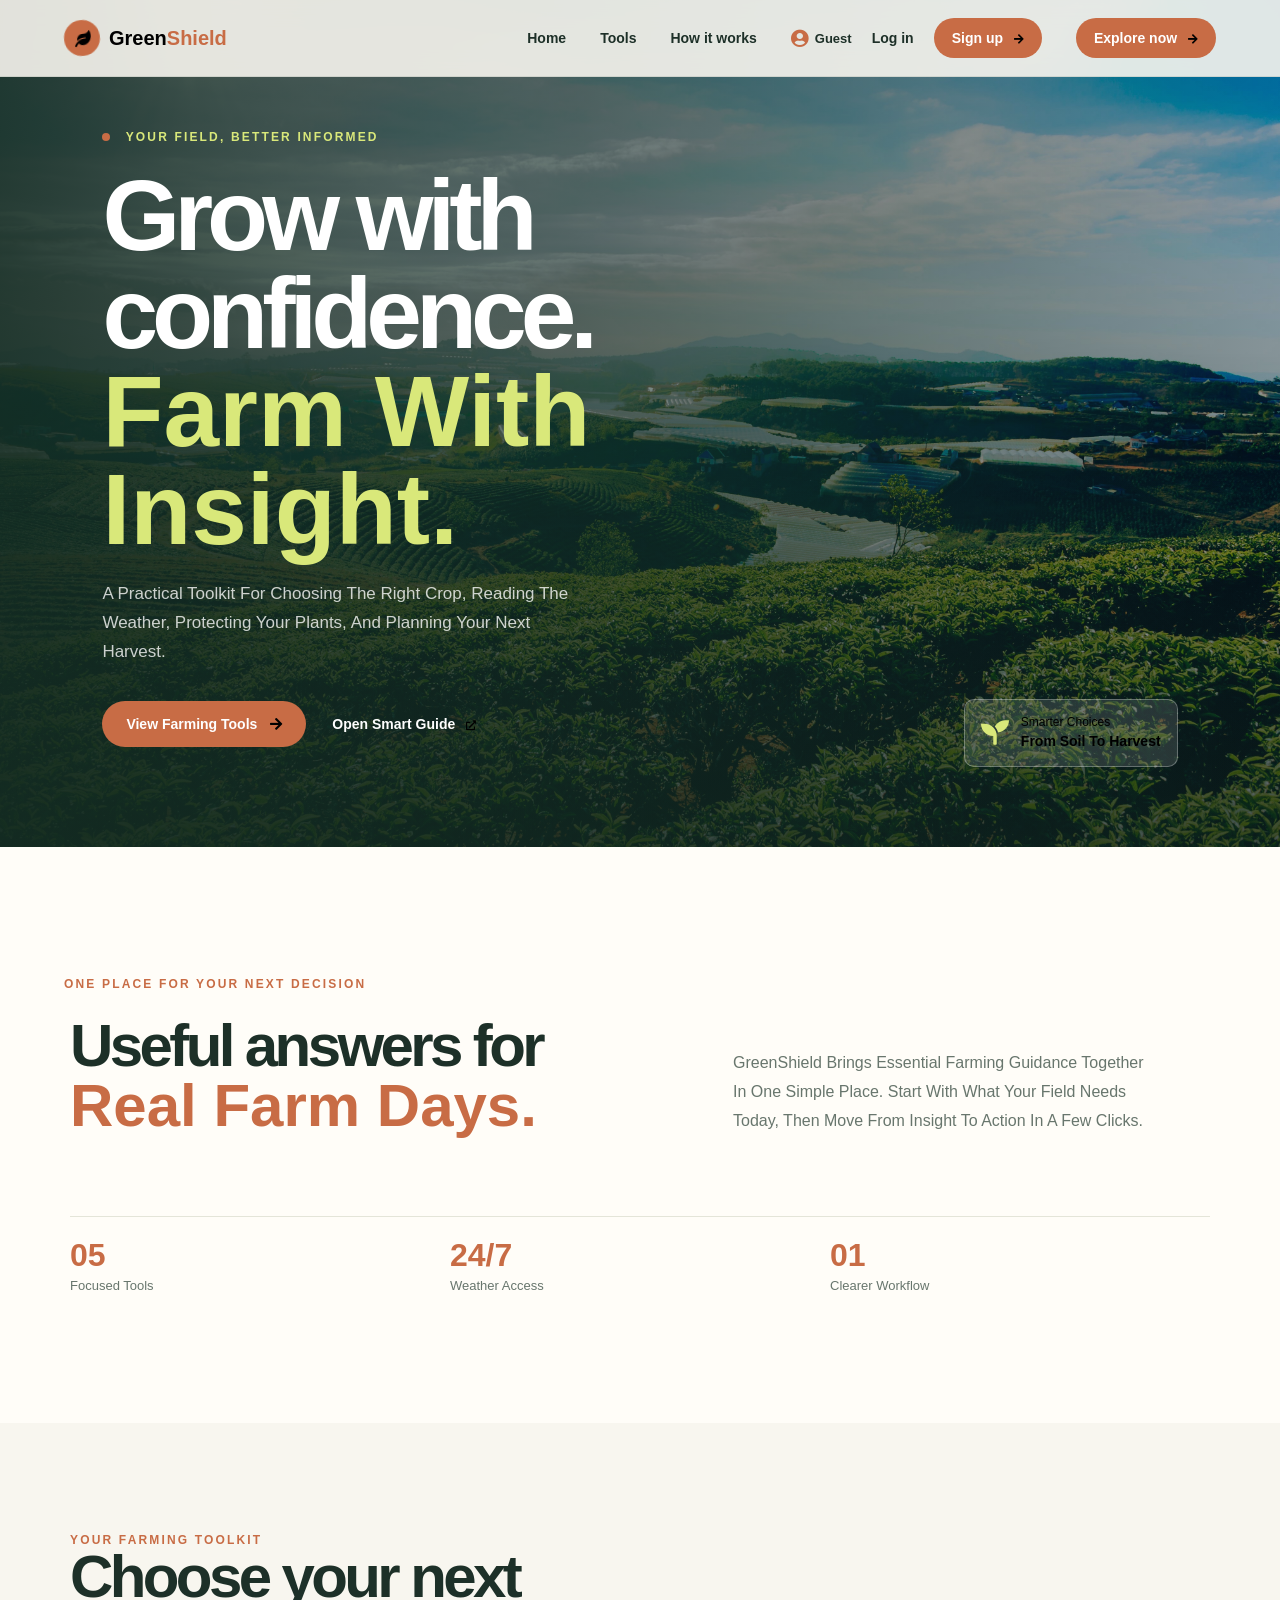
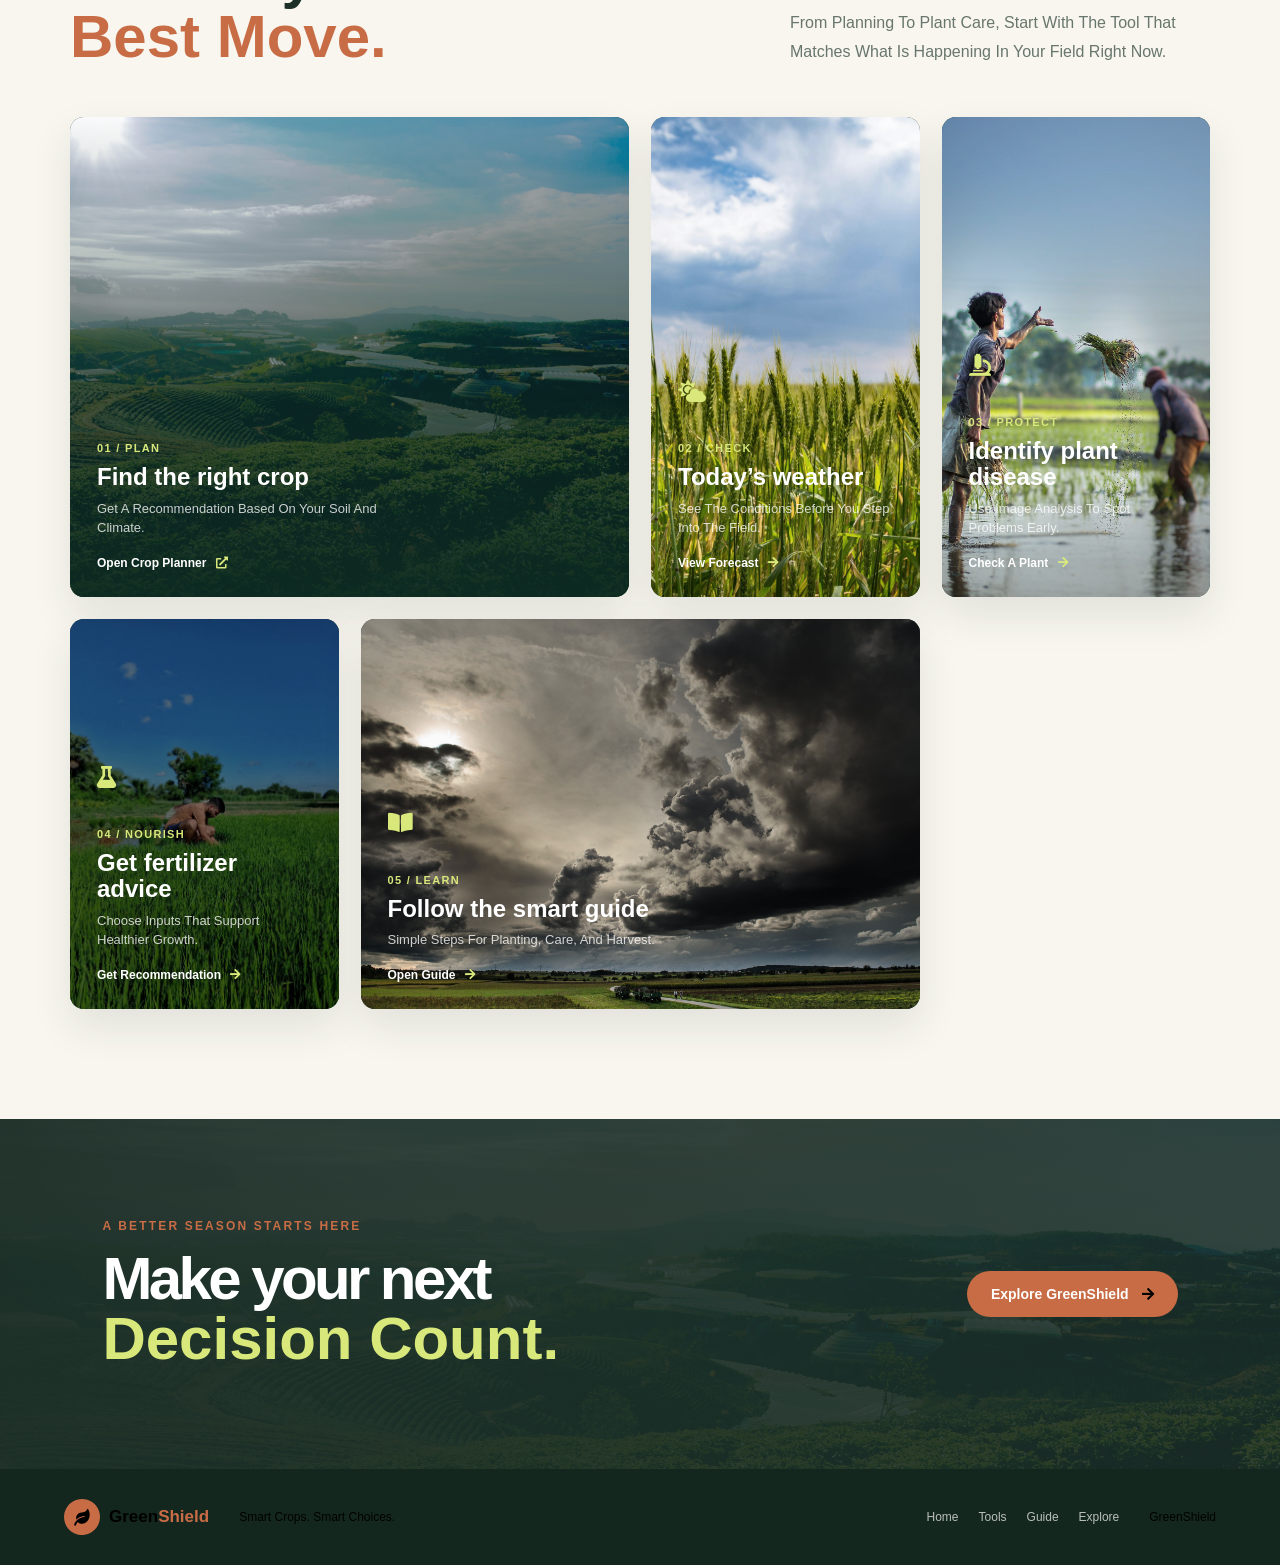
<file: GreenShield-web-app/index.html>
<!DOCTYPE html>
<html lang="en">
  <head>
    <meta charset="UTF-8" />
    <meta name="viewport" content="width=device-width, initial-scale=1.0" />
    <meta name="description" content="GreenShield gives farmers practical tools for healthier crops and better decisions." />
    <title>GreenShield | Smart farming, made practical</title>
    <link rel="stylesheet" href="css/style.css" />
    <link rel="stylesheet" href="https://cdnjs.cloudflare.com/ajax/libs/font-awesome/5.15.4/css/all.min.css" />
  </head>
  <body>
    <header class="header">
      <a class="brand" href="#home" aria-label="GreenShield home">
        <span class="brand-mark"><i class="fas fa-leaf"></i></span>
        <span>Green<span>Shield</span></span>
      </a>
      <nav class="navbar" aria-label="Main navigation">
        <a href="#home">Home</a>
        <a href="#features">Tools</a>
        <a href="#how-it-works">How it works</a>
        <span class="auth-nav" id="auth-nav">
          <a href="auth/login.html">Log in</a>
          <a href="auth/signup.html" class="nav-cta">Sign up <i class="fas fa-arrow-right"></i></a>
        </span>
        <a href="explore/index.html" class="nav-cta nav-cta-secondary">Explore now <i class="fas fa-arrow-right"></i></a>
      </nav>
      <button class="menu-toggle fas fa-bars" id="menu-btn" aria-label="Open menu"></button>
    </header>

    <main>
      <section class="hero" id="home">
        <div class="hero-shade"></div>
        <div class="hero-content">
          <p class="eyebrow"><span></span> Your field, better informed</p>
          <h1>Grow with confidence.<br /><em>Farm with insight.</em></h1>
          <p class="hero-copy">A practical toolkit for choosing the right crop, reading the weather, protecting your plants, and planning your next harvest.</p>
          <div class="hero-actions">
            <a class="primary-button" href="#features">View farming tools <i class="fas fa-arrow-right"></i></a>
            <a class="text-link" href="guide/index.html">Open smart guide <i class="fas fa-external-link-alt"></i></a>
          </div>
        </div>
        <div class="hero-note"><i class="fas fa-seedling"></i><span>Smarter choices<br /><strong>from soil to harvest</strong></span></div>
      </section>

      <section class="intro" id="how-it-works">
        <div class="section-label">One place for your next decision</div>
        <div class="intro-grid">
          <h2>Useful answers for<br /><span>real farm days.</span></h2>
          <p>GreenShield brings essential farming guidance together in one simple place. Start with what your field needs today, then move from insight to action in a few clicks.</p>
        </div>
        <div class="stats"><div><strong>05</strong><span>focused tools</span></div><div><strong>24/7</strong><span>weather access</span></div><div><strong>01</strong><span>clearer workflow</span></div></div>
      </section>

      <section class="features" id="features">
        <div class="section-heading">
          <div><p class="section-label">Your farming toolkit</p><h2>Choose your next<br /><span>best move.</span></h2></div>
          <p>From planning to plant care, start with the tool that matches what is happening in your field right now.</p>
        </div>
        <div class="tool-grid">
          <a class="tool-card tool-card-large" href="https://crop-recomm.streamlit.app/"><img src="images/farming3.jpg" alt="Real crop fields and farmland" /><span class="card-overlay"></span><span class="card-content"><small>01 / PLAN</small><strong>Find the right crop</strong><span>Get a recommendation based on your soil and climate.</span><b>Open crop planner <i class="fas fa-external-link-alt"></i></b></span></a>
          <a class="tool-card" href="weather-forecast/index.html"><img src="images/farming2.jpg" alt="Storm clouds over farmland" /><span class="card-content"><i class="fas fa-cloud-sun card-icon"></i><small>02 / CHECK</small><strong>Today’s weather</strong><span>See the conditions before you step into the field.</span><b>View forecast <i class="fas fa-arrow-right"></i></b></span></a>
          <a class="tool-card" href="https://agrisens-crop-disease-pred.streamlit.app/"><img src="images/farming.jpg" alt="Farmer working in a rice field" /><span class="card-content"><i class="fas fa-microscope card-icon"></i><small>03 / PROTECT</small><strong>Identify plant disease</strong><span>Use image analysis to spot problems early.</span><b>Check a plant <i class="fas fa-arrow-right"></i></b></span></a>
          <a class="tool-card" href="https://agrisens-fertilizer-recommendations.streamlit.app/"><img src="images/amit-front2.jpg" alt="Farmer planting rice seedlings" /><span class="card-content"><i class="fas fa-flask card-icon"></i><small>04 / NOURISH</small><strong>Get fertilizer advice</strong><span>Choose inputs that support healthier growth.</span><b>Get recommendation <i class="fas fa-arrow-right"></i></b></span></a>
          <a class="tool-card tool-card-guide" href="guide/index.html"><img src="images/farming4.jpg" alt="Farmland beneath changing weather" /><span class="card-content"><i class="fas fa-book-open card-icon"></i><small>05 / LEARN</small><strong>Follow the smart guide</strong><span>Simple steps for planting, care, and harvest.</span><b>Open guide <i class="fas fa-arrow-right"></i></b></span></a>
        </div>
      </section>

      <section class="closing"><div><p class="section-label">A better season starts here</p><h2>Make your next<br /><em>decision count.</em></h2></div><a class="primary-button" href="explore/index.html">Explore GreenShield <i class="fas fa-arrow-right"></i></a></section>
    </main>

    <footer class="footer"><a class="brand" href="#home"><span class="brand-mark"><i class="fas fa-leaf"></i></span><span>Green<span>Shield</span></span></a><p>Smart crops. Smart choices.</p><div class="footer-links"><a href="#home">Home</a><a href="#features">Tools</a><a href="guide/index.html">Guide</a><a href="explore/index.html">Explore</a></div><small> GreenShield</small></footer>
    <script src="js/main.js"></script>
  </body>
</html>
</file>
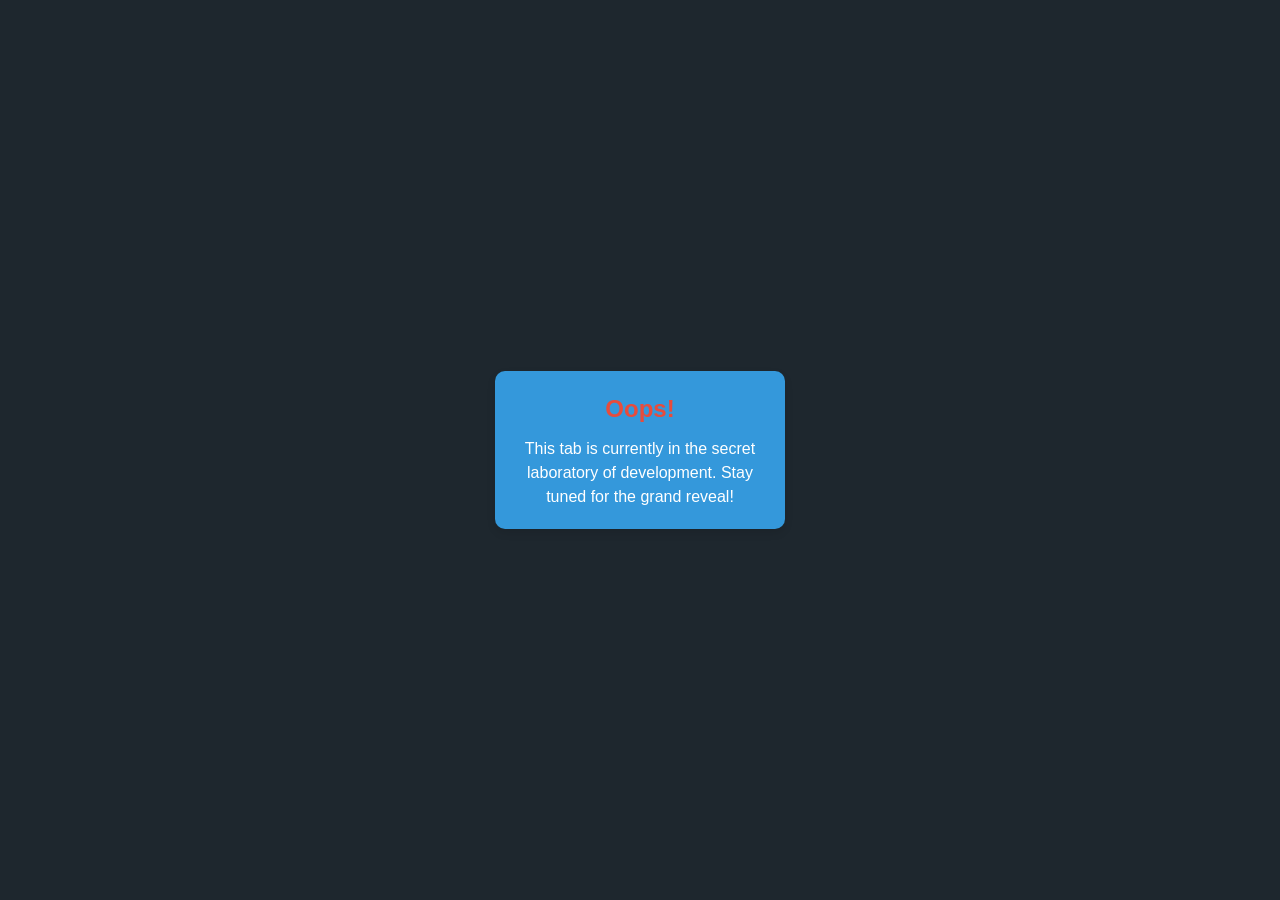
<file: AgriSens-web-app/developing-phase/index.html>
<!DOCTYPE html>
<html lang="en">
<head>
    <meta charset="UTF-8">
    <meta name="viewport" content="width=device-width, initial-scale=1.0">
    <title>Under Development Tab</title>
    <style>
        body {
            font-family: 'Roboto', sans-serif;
            margin: 0;
            padding: 0;
            display: flex;
            align-items: center;
            justify-content: center;
            height: 100vh;
            background-color: #1e272e;
            color: #ecf0f1;
        }

        .development-tab {
            background-color: #3498db;
            color: #ffffff;
            padding: 20px;
            border-radius: 10px;
            text-align: center;
            max-width: 250px;
            box-shadow: 0 4px 8px rgba(0, 0, 0, 0.1);
            animation: popUp 1s ease-in-out infinite alternate;
        }

        .development-tab .oops {
            color: #e74c3c;
            font-size: 24px;
            font-weight: bold;
            margin-bottom: 10px;
        }

        .development-tab p {
            margin: 0;
            font-size: 16px;
            line-height: 1.5;
        }

        @keyframes popUp {
            from {
                transform: scale(1);
            }
            to {
                transform: scale(1.05);
            }
        }
    </style>
</head>
<body>
    <div class="development-tab">
        <p class="oops">Oops!</p>
        <p>This tab is currently in the secret laboratory of development. Stay tuned for the grand reveal!</p>
    </div>
</body>
</html>
</file>
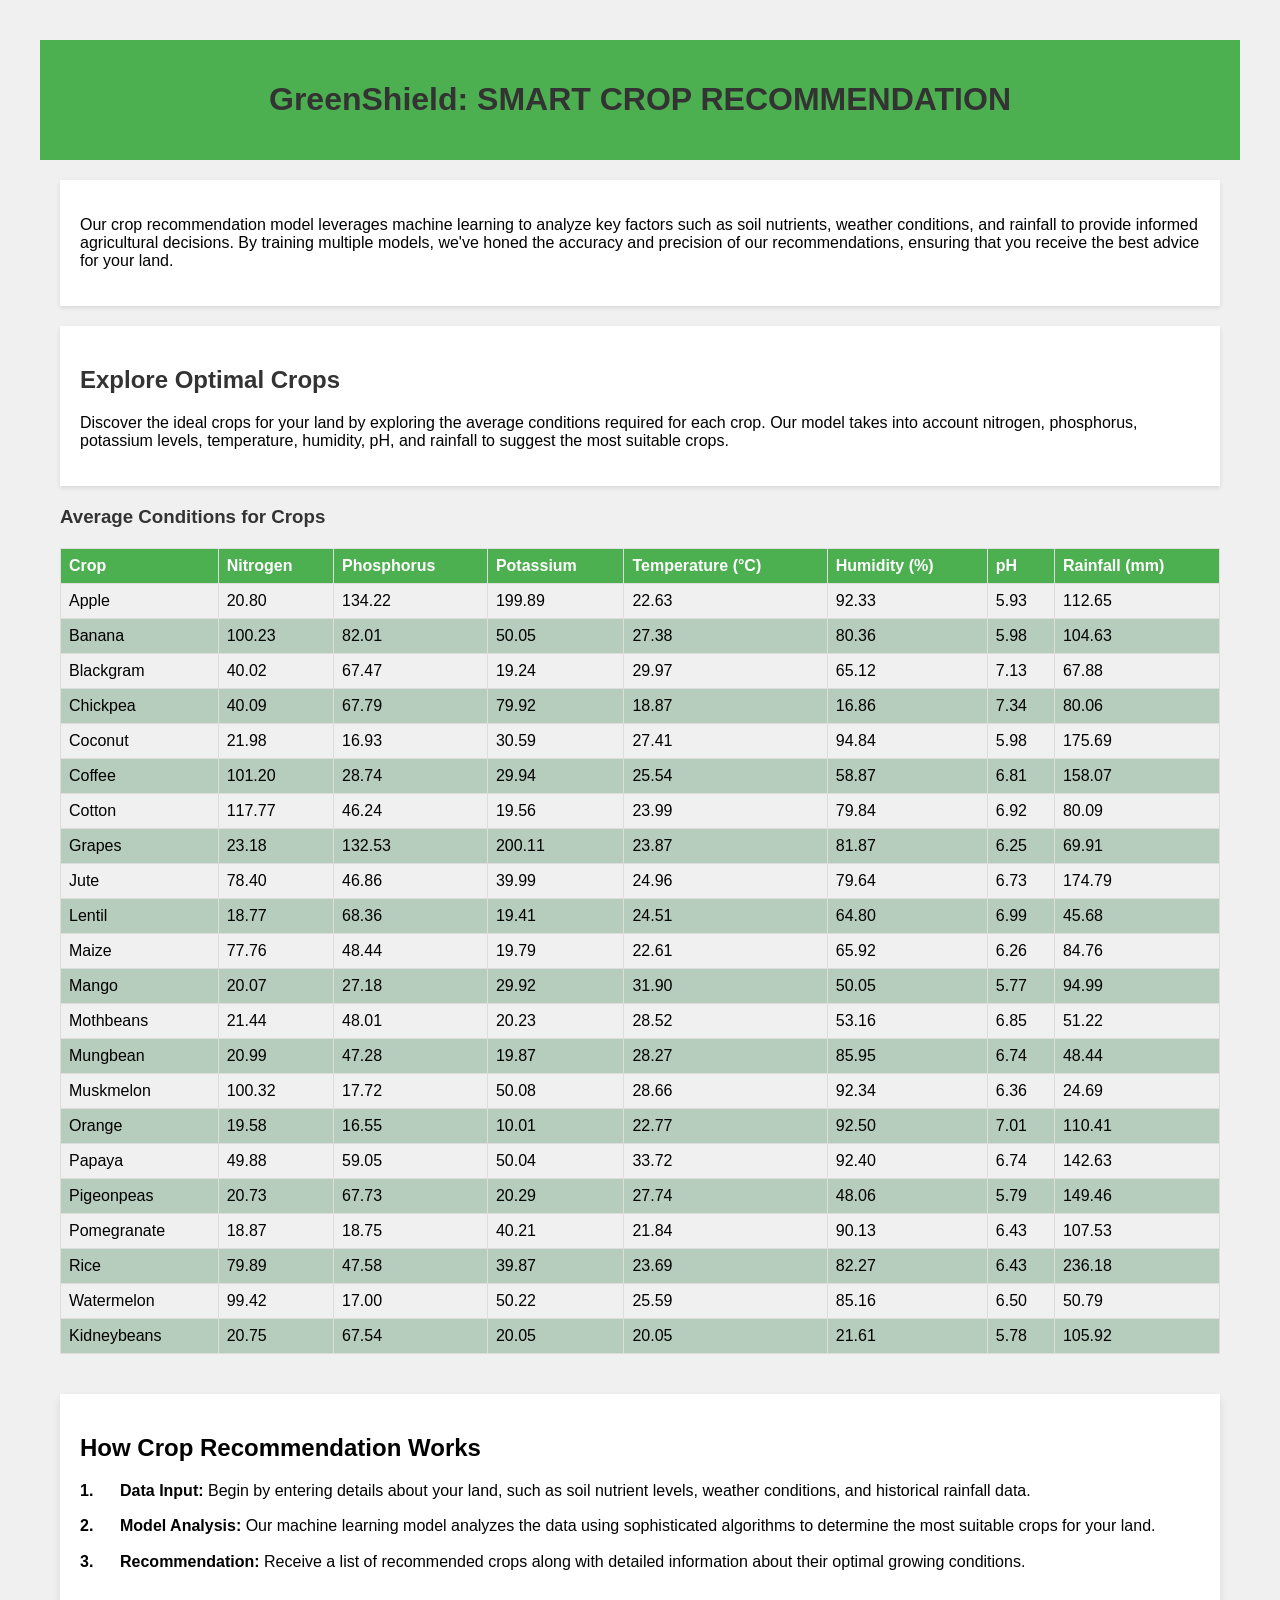
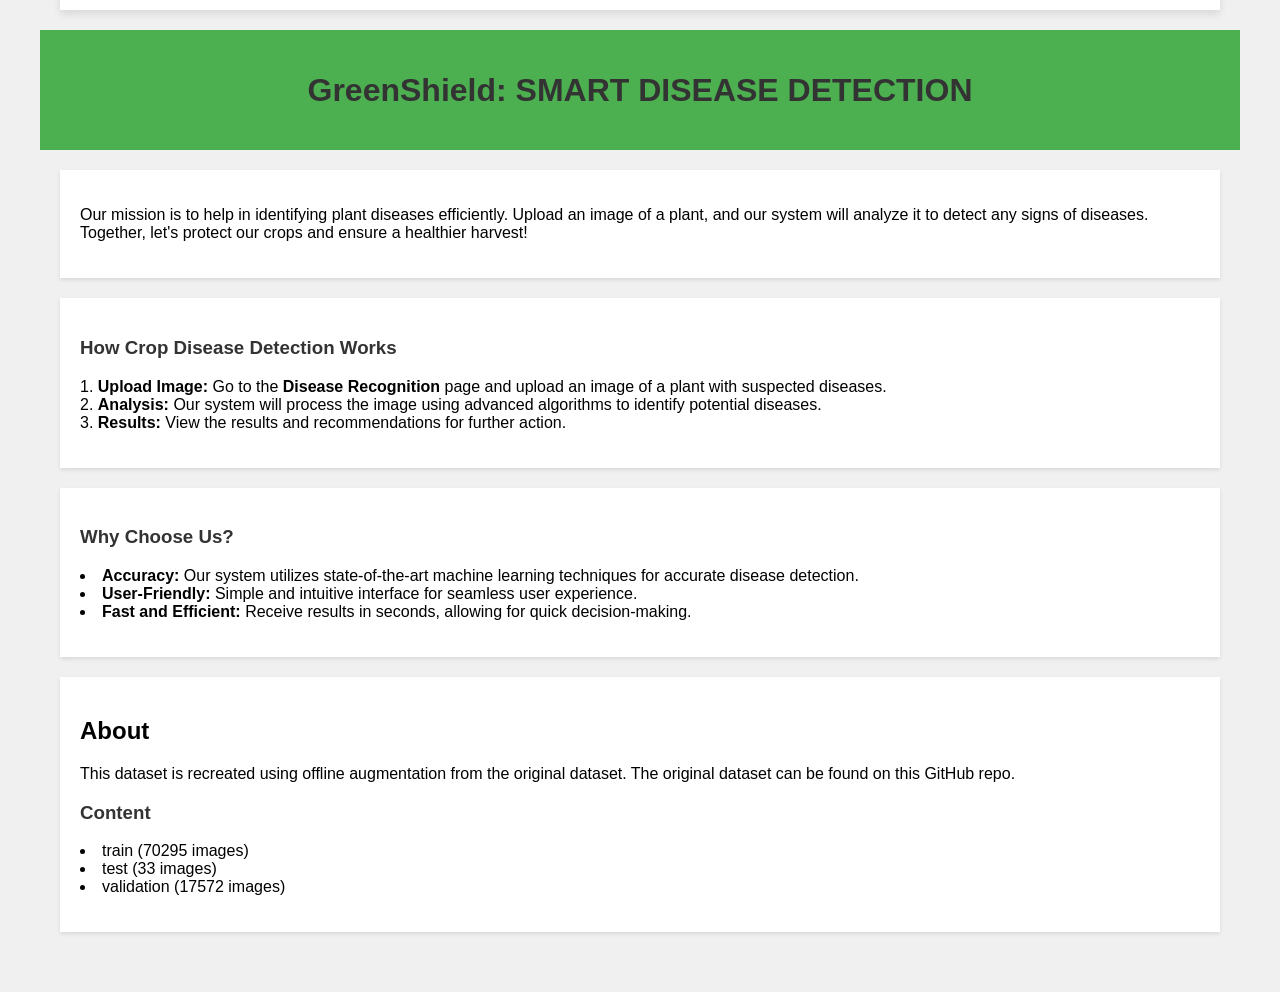
<file: AgriSens-web-app/explore/index.html>
<!DOCTYPE html>
<html lang="en">

<head>
  <meta charset="UTF-8">
  <meta name="viewport" content="width=device-width, initial-scale=1.0">
  <title>GreenShield: Smart Crop Recommendation</title>
  <link rel="stylesheet" href="index.css">
</head>

<body>
  <header>
    <h1>GreenShield: SMART CROP RECOMMENDATION</h1>
  </header>
  <main>
    <section id="model-intro">
      <p>Our crop recommendation model leverages machine learning to analyze key factors such as soil nutrients, weather
        conditions, and rainfall to provide informed agricultural decisions. By training multiple models, we've honed
        the accuracy and precision of our recommendations, ensuring that you receive the best advice for your land.</p>
    </section>
    <section id="explore-crops">
      <h2>Explore Optimal Crops</h2>
      <p>Discover the ideal crops for your land by exploring the average conditions required for each crop. Our model
        takes into account nitrogen, phosphorus, potassium levels, temperature, humidity, pH, and rainfall to suggest
        the most suitable crops.</p>
    </section>
    <section id="crops-table">
      <h3>Average Conditions for Crops</h3>
      <table id="crop-table">
        <thead>
          <tr>
            <th>Crop</th>
            <th>Nitrogen</th>
            <th>Phosphorus</th>
            <th>Potassium</th>
            <th>Temperature (°C)</th>
            <th>Humidity (%)</th>
            <th>pH</th>
            <th>Rainfall (mm)</th>
          </tr>
        </thead>
        <tbody>
          <!-- Table rows will be inserted here by JavaScript -->
        </tbody>
      </table>
    </section>
  </main>

  <section id="crop-recommendation-how-it-works">
    <h2>How Crop Recommendation Works</h2>
    <ol>
      <li><strong>Data Input:</strong> Begin by entering details about your land, such as soil nutrient levels, weather
        conditions, and historical rainfall data.</li>
      <li><strong>Model Analysis:</strong> Our machine learning model analyzes the data using sophisticated algorithms
        to determine the most suitable crops for your land.</li>
      <li><strong>Recommendation:</strong> Receive a list of recommended crops along with detailed information about
        their optimal growing conditions.</li>
    </ol>
  </section>


  <header>
    <h1>GreenShield: SMART DISEASE DETECTION</h1>
  </header>

  <section id="smart-disease-detection">
    <p>Our mission is to help in identifying plant diseases efficiently. Upload an image of a plant, and our system will
      analyze it to detect any signs of diseases. Together, let's protect our crops and ensure a healthier harvest!</p>
  </section>

  <section id="smart-disease-detection">
    <h3>How Crop Disease Detection Works</h3>
    <ol>
      <li><strong>Upload Image:</strong> Go to the <strong>Disease Recognition</strong> page and upload an image of a
        plant with suspected diseases.</li>
      <li><strong>Analysis:</strong> Our system will process the image using advanced algorithms to identify potential
        diseases.</li>
      <li><strong>Results:</strong> View the results and recommendations for further action.</li>
    </ol>
  </section>

  <section id="smart-disease-detection">
    <h3>Why Choose Us?</h3>
    <ul>
      <li><strong>Accuracy:</strong> Our system utilizes state-of-the-art machine learning techniques for accurate
        disease detection.</li>
      <li><strong>User-Friendly:</strong> Simple and intuitive interface for seamless user experience.</li>
      <li><strong>Fast and Efficient:</strong> Receive results in seconds, allowing for quick decision-making.</li>
    </ul>
  </section>


  <section id="about-project">
    <h2>About</h2>
    <p>This dataset is recreated using offline augmentation from the original dataset. The original dataset can be found
      on this GitHub repo.</p>
    <h3>Content</h3>
    <ul>
      <li>train (70295 images)</li>
      <li>test (33 images)</li>
      <li>validation (17572 images)</li>
    </ul>
  </section>



  <script src="index.js"></script>
</body>

</html>
</file>
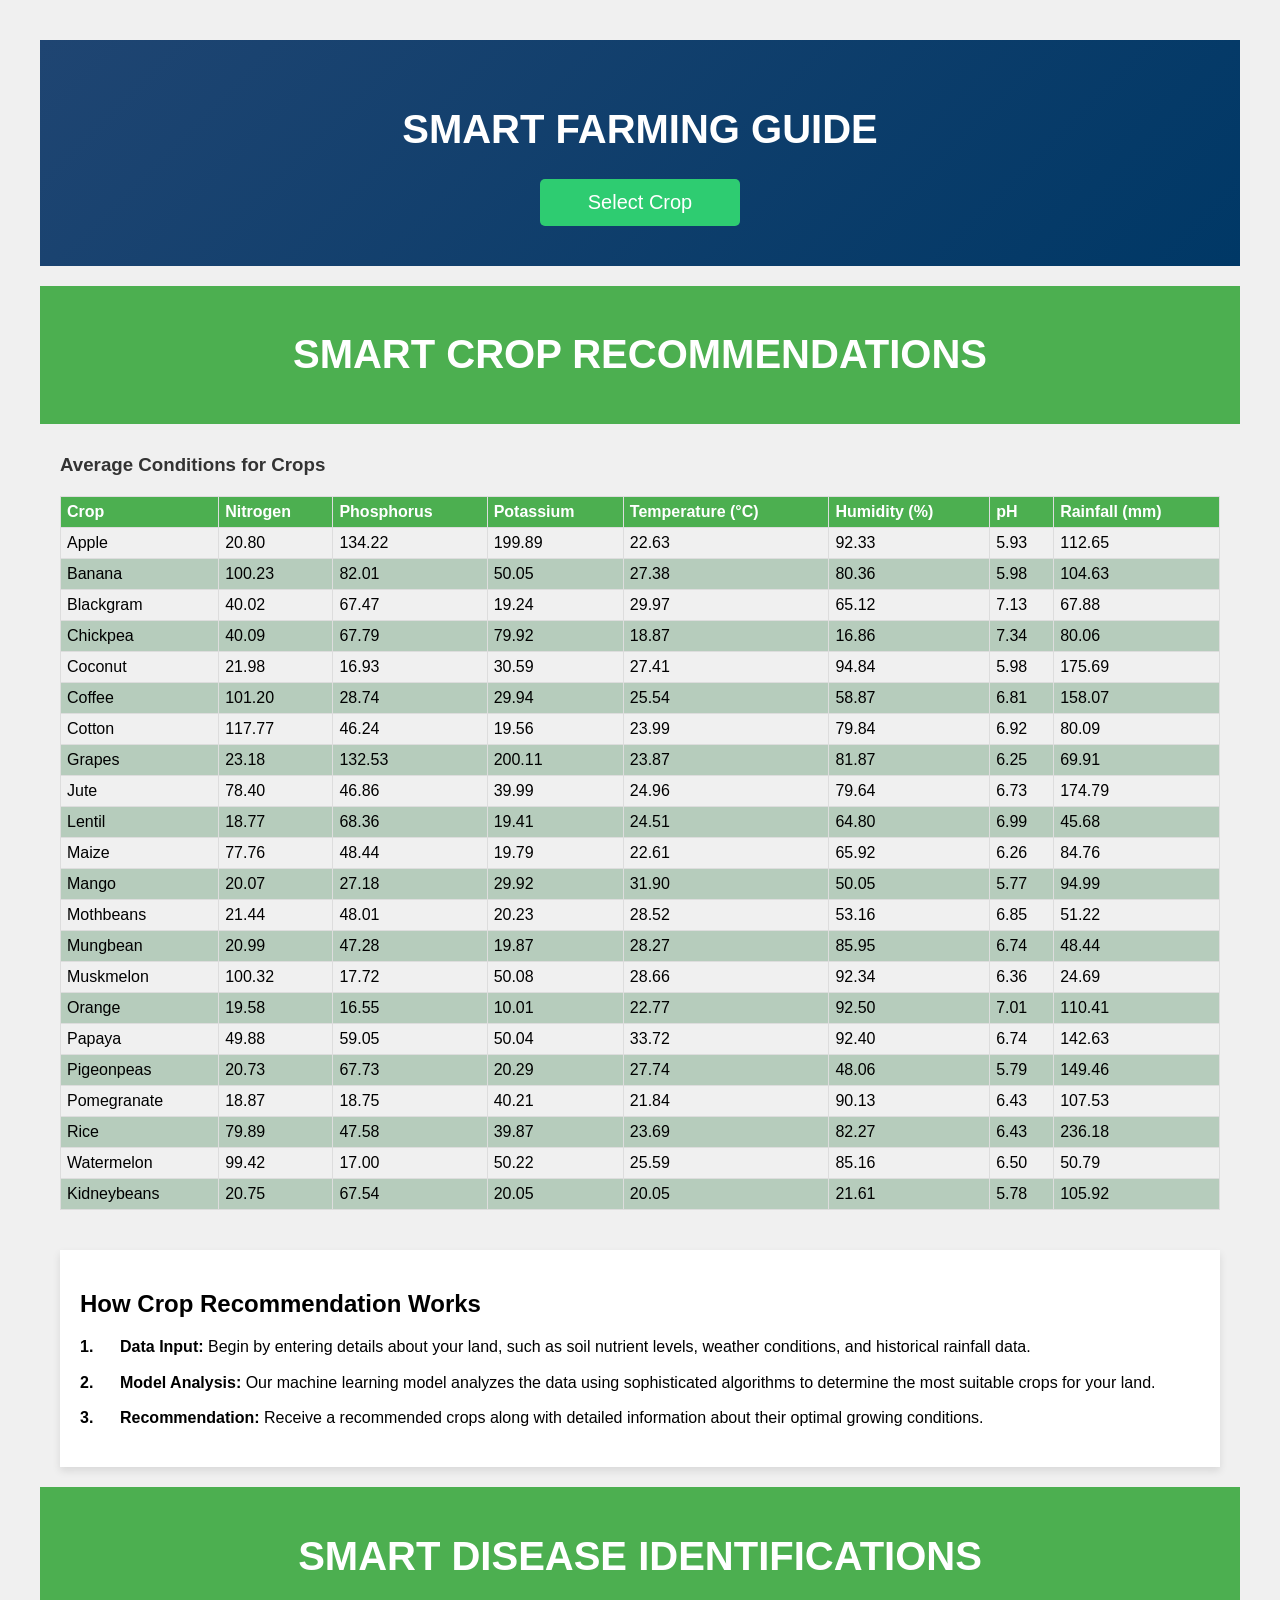
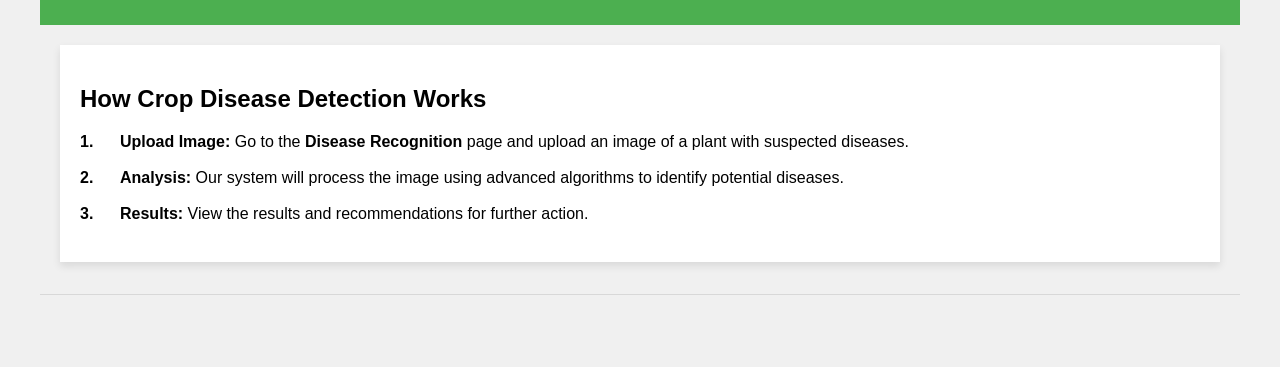
<file: AgriSens-web-app/guide/index.html>
<!DOCTYPE html>
<html lang="en">
  <head>
    <meta charset="UTF-8" />
    <meta name="viewport" content="width=device-width, initial-scale=1.0" />
    <title>Guidance</title>
    <link rel="stylesheet" href="styles.css" />
  </head>

  <body>
    <div class="container">
      <header class="hero">
        <h1>SMART FARMING GUIDE</h1>
        <div class="dropdown">
          <button class="dropbtn" onclick="toggleDropdown()">
            Select Crop
          </button>
          <div id="dropdownContent" class="dropdown-content">
            <a href="#" onclick="showCrop('apple')">Apple</a>
            <a href="#" onclick="showCrop('banana')">Banana</a>
            <a href="#" onclick="showCrop('blackgram')">Black gram</a>
            <a href="#" onclick="showCrop('chickpea')">Chickpea</a>
            <a href="#" onclick="showCrop('coffee')">Coffee</a>
            <a href="#" onclick="showCrop('coconut')">Coconut</a>
            <a href="#" onclick="showCrop('cotton')">Cotton</a>
            <a href="#" onclick="showCrop('grapes')">Grapes</a>
            <a href="#" onclick="showCrop('jute')">Jute</a>
            <a href="#" onclick="showCrop('kidneybeans')">Kidneybeans</a>
            <a href="#" onclick="showCrop('lentil')">Lentil</a>
            <a href="#" onclick="showCrop('maize')">Maize</a>
            <a href="#" onclick="showCrop('mungbean')">Mung bean</a>
            <a href="#" onclick="showCrop('mothbeans')">Moth beans</a>
            <a href="#" onclick="showCrop('muskmelon')">Muskmelon</a>
            <a href="#" onclick="showCrop('orange')">Orange</a>
            <a href="#" onclick="showCrop('papaya')">Papaya</a>
            <a href="#" onclick="showCrop('pigeonpeas')">Pigeon peas</a>
            <a href="#" onclick="showCrop('pomegranate')">Pomegranate</a>
            <a href="#" onclick="showCrop('rice')">Rice</a>
            <a href="#" onclick="showCrop('watermelon')">Watermelon</a>
            <a href="#" onclick="showCrop('mango')">Mango</a>
          </div>
        </div>
      </header>
      <div id="cropInfo" class="crop-info">
        <!-- Crop information will be displayed here -->
      </div>
    </div>

    <header>
      <h1>SMART CROP RECOMMENDATIONS</h1>
    </header>
    <main>
      <!-- <section id="model-intro">
        <p>
          Our crop recommendation model leverages machine learning to analyze
          key factors such as soil nutrients, weather conditions, and rainfall
          to provide informed agricultural decisions. By training multiple
          models, we've honed the accuracy and precision of our recommendations,
          ensuring that you receive the best advice for your land.
        </p>
      </section>
      <section id="explore-crops">
        <h2>Explore Optimal Crops</h2>
        <p>
          Discover the ideal crops for your land by exploring the average
          conditions required for each crop. Our model takes into account
          nitrogen, phosphorus, potassium levels, temperature, humidity, pH, and
          rainfall to suggest the most suitable crops.
        </p>
      </section> -->
      <section id="crops-table">
        <h3>Average Conditions for Crops</h3>
        <table id="crop-table">
          <thead>
            <tr>
              <th>Crop</th>
              <th>Nitrogen</th>
              <th>Phosphorus</th>
              <th>Potassium</th>
              <th>Temperature (°C)</th>
              <th>Humidity (%)</th>
              <th>pH</th>
              <th>Rainfall (mm)</th>
            </tr>
          </thead>
          <tbody>
            <!-- Table rows will be inserted here by JavaScript -->
          </tbody>
        </table>
      </section>
    </main>

    <section id="crop-recommendation-how-it-works">
      <h2>How Crop Recommendation Works</h2>
      <ol>
        <li>
          <strong>Data Input:</strong> Begin by entering details about your
          land, such as soil nutrient levels, weather conditions, and historical
          rainfall data.
        </li>
        <li>
          <strong>Model Analysis:</strong> Our machine learning model analyzes
          the data using sophisticated algorithms to determine the most suitable
          crops for your land.
        </li>
        <li>
          <strong>Recommendation:</strong> Receive a recommended crops
          along with detailed information about their optimal growing
          conditions.
        </li>
      </ol>
    </section>

    <header>
      <h1>SMART DISEASE IDENTIFICATIONS</h1>
    </header>

    <!-- <section id="smart-disease-detection">
      <p>
        Our mission is to help in identifying plant diseases efficiently. Upload
        an image of a plant, and our system will analyze it to detect any signs
        of diseases. Together, let's protect our crops and ensure a healthier
        harvest!
      </p>
    </section> -->

    <section id="crop-recommendation-how-it-works">
      <h2>How Crop Disease Detection Works</h2>
      <ol>
        <li>
          <strong>Upload Image:</strong> Go to the
          <strong>Disease Recognition</strong> page and upload an image of a
          plant with suspected diseases.
        </li>
        <li>
          <strong>Analysis:</strong> Our system will process the image using
          advanced algorithms to identify potential diseases.
        </li>
        <li>
          <strong>Results:</strong> View the results and recommendations for
          further action.
        </li>
      </ol>
    </section>

    <!-- <section id="about-project">
      <h2>About</h2>
      <p>
        This dataset is recreated using offline augmentation from the original
        dataset. The original dataset can be found on this GitHub repo.
      </p>
      <h3>Content</h3>
      <ul>
        <li>train (70295 images)</li>
        <li>test (33 images)</li>
        <li>validation (17572 images)</li>
      </ul>
    </section> -->

    <section class="footer">
      <p class="footer-text"></p>
    </div>

  </section>
    <script src="script.js"></script>
  </body>
</html>
</file>
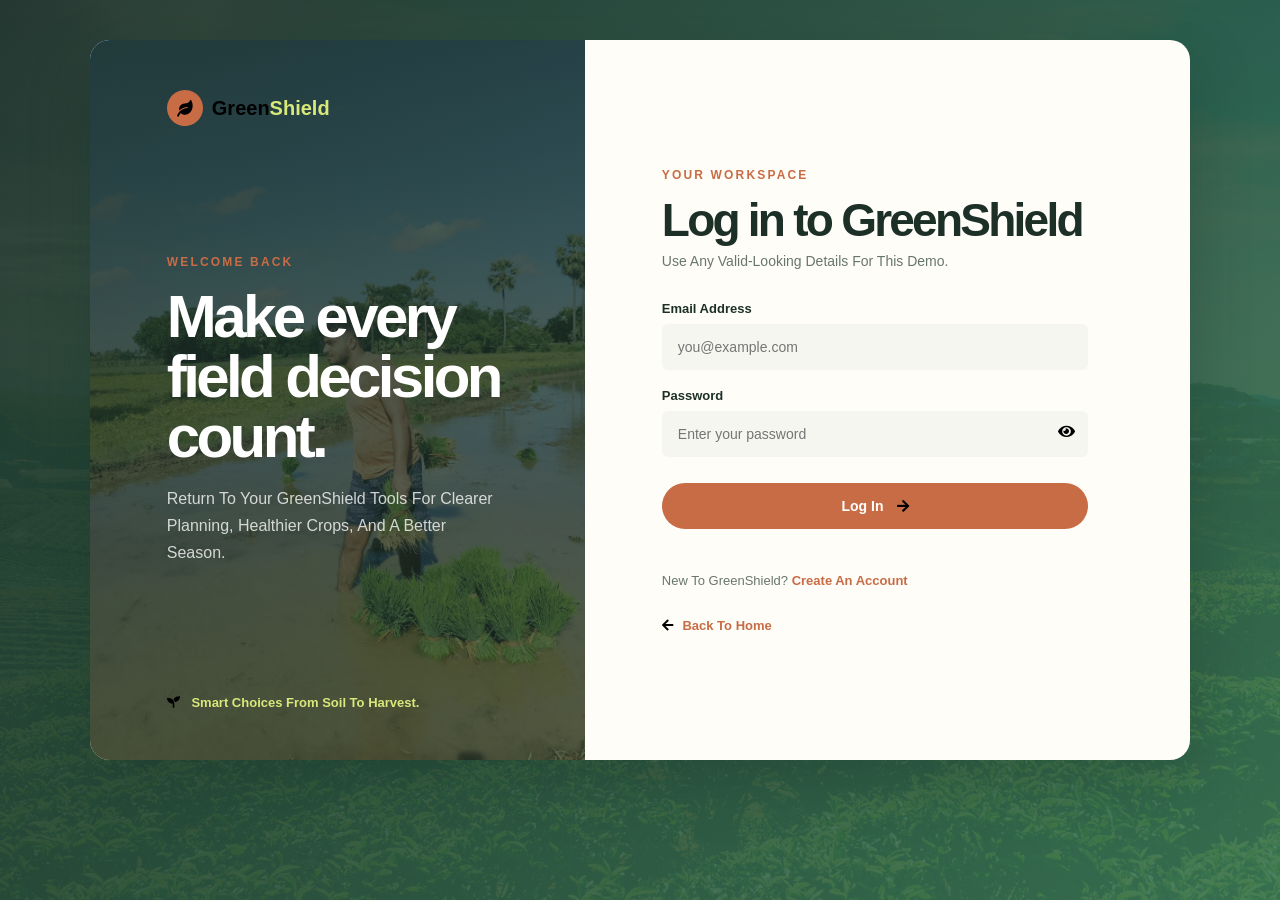
<file: GreenShield-web-app/auth/login.html>
<!DOCTYPE html>
<html lang="en">
  <head>
    <meta charset="UTF-8" />
    <meta name="viewport" content="width=device-width, initial-scale=1.0" />
    <meta name="description" content="Log in to GreenShield." />
    <title>Log in | GreenShield</title>
    <link rel="stylesheet" href="../css/style.css" />
    <link rel="stylesheet" href="auth.css" />
    <link rel="stylesheet" href="https://cdnjs.cloudflare.com/ajax/libs/font-awesome/5.15.4/css/all.min.css" />
  </head>
  <body class="auth-page">
    <main class="auth-shell">
      <section class="auth-panel auth-intro">
        <a class="brand" href="../index.html" aria-label="GreenShield home">
          <span class="brand-mark"><i class="fas fa-leaf"></i></span>
          <span>Green<span>Shield</span></span>
        </a>
        <div class="auth-intro-copy">
          <p class="section-label">Welcome back</p>
          <h1>Make every field decision count.</h1>
          <p>Return to your GreenShield tools for clearer planning, healthier crops, and a better season.</p>
        </div>
        <p class="auth-note"><i class="fas fa-seedling"></i> Smart choices from soil to harvest.</p>
      </section>

      <section class="auth-panel auth-form-panel">
        <a class="mobile-brand brand" href="../index.html" aria-label="GreenShield home">
          <span class="brand-mark"><i class="fas fa-leaf"></i></span>
          <span>Green<span>Shield</span></span>
        </a>
        <div class="form-heading">
          <p class="section-label">Your workspace</p>
          <h2>Log in to GreenShield</h2>
          <p>Use any valid-looking details for this demo.</p>
        </div>
        <form class="auth-form" data-auth-form="login">
          <label for="login-email">Email address</label>
          <input id="login-email" name="email" type="email" autocomplete="email" placeholder="you@example.com" required />
          <label for="login-password">Password</label>
          <span class="password-field">
            <input id="login-password" name="password" type="password" autocomplete="current-password" placeholder="Enter your password" minlength="6" required />
            <button class="password-toggle" type="button" data-password-toggle="login-password" aria-label="Show password"><i class="fas fa-eye"></i></button>
          </span>
          <button class="primary-button" type="submit">Log in <i class="fas fa-arrow-right"></i></button>
          <p class="form-message" role="status" aria-live="polite"></p>
        </form>
        <p class="auth-switch">New to GreenShield? <a href="signup.html">Create an account</a></p>
        <a class="back-link" href="../index.html"><i class="fas fa-arrow-left"></i> Back to home</a>
      </section>
    </main>
    <script src="auth.js"></script>
  </body>
</html>
</file>
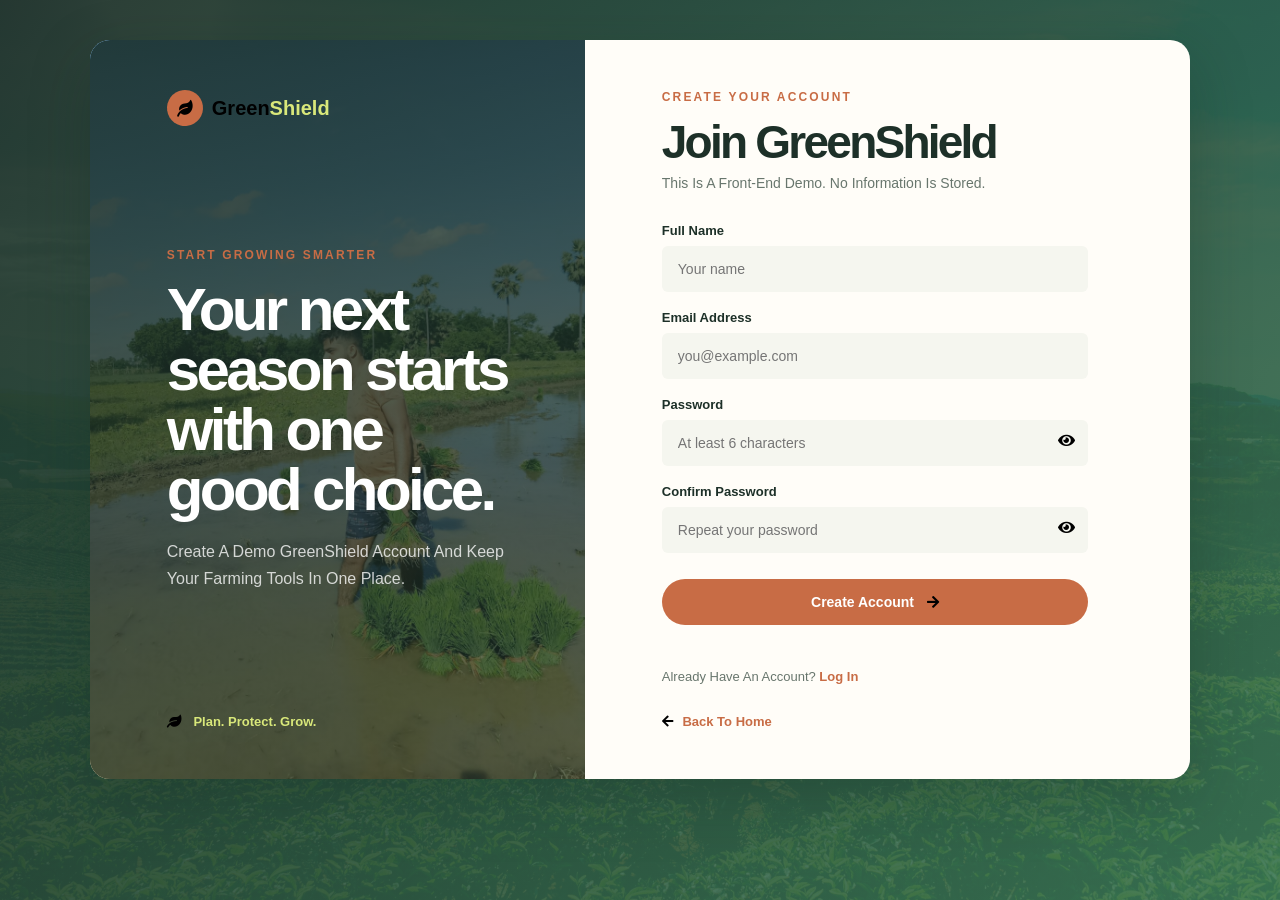
<file: GreenShield-web-app/auth/signup.html>
<!DOCTYPE html>
<html lang="en">
  <head>
    <meta charset="UTF-8" />
    <meta name="viewport" content="width=device-width, initial-scale=1.0" />
    <meta name="description" content="Create a GreenShield account." />
    <title>Sign up | GreenShield</title>
    <link rel="stylesheet" href="../css/style.css" />
    <link rel="stylesheet" href="auth.css" />
    <link rel="stylesheet" href="https://cdnjs.cloudflare.com/ajax/libs/font-awesome/5.15.4/css/all.min.css" />
  </head>
  <body class="auth-page">
    <main class="auth-shell">
      <section class="auth-panel auth-intro">
        <a class="brand" href="../index.html" aria-label="GreenShield home">
          <span class="brand-mark"><i class="fas fa-leaf"></i></span>
          <span>Green<span>Shield</span></span>
        </a>
        <div class="auth-intro-copy">
          <p class="section-label">Start growing smarter</p>
          <h1>Your next season starts with one good choice.</h1>
          <p>Create a demo GreenShield account and keep your farming tools in one place.</p>
        </div>
        <p class="auth-note"><i class="fas fa-leaf"></i> Plan. Protect. Grow.</p>
      </section>

      <section class="auth-panel auth-form-panel">
        <a class="mobile-brand brand" href="../index.html" aria-label="GreenShield home">
          <span class="brand-mark"><i class="fas fa-leaf"></i></span>
          <span>Green<span>Shield</span></span>
        </a>
        <div class="form-heading">
          <p class="section-label">Create your account</p>
          <h2>Join GreenShield</h2>
          <p>This is a front-end demo. No information is stored.</p>
        </div>
        <form class="auth-form" data-auth-form="signup">
          <label for="signup-name">Full name</label>
          <input id="signup-name" name="name" type="text" autocomplete="name" placeholder="Your name" required />
          <label for="signup-email">Email address</label>
          <input id="signup-email" name="email" type="email" autocomplete="email" placeholder="you@example.com" required />
          <label for="signup-password">Password</label>
          <span class="password-field">
            <input id="signup-password" name="password" type="password" autocomplete="new-password" placeholder="At least 6 characters" minlength="6" required />
            <button class="password-toggle" type="button" data-password-toggle="signup-password" aria-label="Show password"><i class="fas fa-eye"></i></button>
          </span>
          <label for="signup-confirm-password">Confirm password</label>
          <span class="password-field">
            <input id="signup-confirm-password" name="confirmPassword" type="password" autocomplete="new-password" placeholder="Repeat your password" minlength="6" required />
            <button class="password-toggle" type="button" data-password-toggle="signup-confirm-password" aria-label="Show password"><i class="fas fa-eye"></i></button>
          </span>
          <button class="primary-button" type="submit">Create account <i class="fas fa-arrow-right"></i></button>
          <p class="form-message" role="status" aria-live="polite"></p>
        </form>
        <p class="auth-switch">Already have an account? <a href="login.html">Log in</a></p>
        <a class="back-link" href="../index.html"><i class="fas fa-arrow-left"></i> Back to home</a>
      </section>
    </main>
    <script src="auth.js"></script>
  </body>
</html>
</file>
<file: GreenShield-web-app/css/style.css>
@import url("https://fonts.googleapis.com/css2?family=Poppins:wght@100;200;300;400;600;700&display=swap");

* {
  font-family: "Poppins", sans-serif;
  margin: 0;
  padding: 0;
  box-sizing: border-box;
  outline: none;
  border: none;
  text-transform: capitalize;
  transition: 0.2s ease-in-out;
  color: #000;
  text-decoration: none;
}

::selection {
  background-color: var(--Soft-Red);
  color: #fff;
}

::-webkit-scrollbar {
  width: 12px;
}

::-webkit-scrollbar-thumb {
  background-color: var(--Soft-Blue);
}

section {
  padding: 2rem 9%;
}

html {
  font-size: 62.5%;
  scroll-behavior: smooth;
  overflow-x: hidden;
}

.heading {
  text-align: center;
  font-size: 2rem;
  color: var(--Very-Dark-Blue);
  margin-top: 10rem;
  margin-bottom: 5rem;
}

.heading h1 {
  padding-bottom: 2rem;
}

.heading p {
  max-width: 60rem;
  margin: auto;
  color: var(--Grayish-Blue);
  font-size: 1.7rem;
}

.all-btn {
  padding: 1rem 3rem;
  font-size: 1.5rem;
  background-color: var(--Soft-Blue);
  border-radius: 0.5rem;
  color: #fff;
}

.all-btn:hover {
  background-color: transparent;
  color: var(--Soft-Blue);
  border: 2px solid var(--Soft-Blue);
  color: white;
}

:root {
  --Soft-Blue: hsl(231, 69%, 60%);
  --Soft-Red: #fa5757;
  --Grayish-Blue: hsl(229, 8%, 60%);
  --Very-Dark-Blue: hsl(229, 31%, 21%);
  --box-shadow: 0.5rem 0.5rem 0 hsl(231, 69%, 60%);
  --text-shadow: 0.4rem 0.4rem 0 rgba(0, 0, 0, 0.2);
  --border: 0.2rem solid var(--green);
}

/* navbar sections starts */
.header {
  padding: 2rem 9%;
  display: flex;
  justify-content: space-between;
  align-items: center;
  position: fixed;
  top: 0;
  right: 0%;
  left: 0;
  z-index: 10000;
  background-color: #fff;
  box-shadow: 0rem 0.5rem 1.5rem rgba(0, 0, 0, 0.1);
}

.header .logo {
  cursor: pointer;
}

.header .navbar a {
  margin-left: 2rem;
  font-size: 1.7rem;
  text-transform: uppercase;
}

.header .navbar a:hover {
  color: var(--Soft-Red);
}

.header .navbar .btn {
  padding: 0.6rem 3rem;
  background-color: var(--Soft-Red);
  color: #fff;
  border-radius: 5rem;
}

.header .navbar .btn:hover {
  color: var(--Soft-Red);
  background-color: transparent;
  border: 2px solid var(--Soft-Red);
}

#menu-btn {
  padding: 1rem 1rem;
  background-color: #eee;
  font-size: 3rem;
  color: var(--Soft-Blue);
  border-radius: 0.5rem;
  cursor: pointer;
  display: none;
}

/* Media Queries */

@media (max-width: 991px) {
  html {
    font-size: 55%;
  }

  .header {
    padding: 2rem;
  }
}

@media (max-width: 768px) {
  #menu-btn {
    display: initial;
  }

  .header .navbar {
    position: absolute;
    top: 115%;
    right: 2rem;
    box-shadow: var(--box-shadow);
    width: 33rem;
    border-radius: 2rem;
    border: 2px solid var(--Soft-Blue);
    background-color: #fff;
    transform: scale(0);
    transform-origin: top right;
  }

  .header .navbar.active {
    transform: scale(1);
  }

  .header .navbar a {
    margin: 2.5rem;
    text-align: center;
    display: block;
    font-size: 2rem;
  }
}

@media (max-width: 450px) {
  html {
    font-size: 50%;
  }
}

/* navbar sections ends */

/* home section starts  */

.home {
  position: relative;
  display: flex;
  justify-content: center;
  align-items: center;
  height: 100vh;
  /* Make the section full height of the viewport */
}

.home .content {
  text-align: center;
  z-index: 1;
  /* Place the content above the image */
  color: #fff;
  /* Change the text color as needed */
}

.home h1 {
  font-size: 6em;
  margin-bottom: 20px;
  color: #ffffff;
}

.home p {
  font-size: 2em;
  font-family: "Dancing Script", cursive;
  margin-bottom: 30px;
  color: #ffffff;
}

/* Keyframes for the blink animation */
/* @keyframes blink {
  0%,
  100% {
    transform: scale(1);
  }
  50% {
    transform: scale(1.2);
  }
} */

.home-btn {
  display: inline-block;
  padding: 10px 20px;
  text-decoration: none;
  text-transform: uppercase;
  font-size: 1.5em;
  font-weight: bold;
  background-color: #3498db;
  color: #fff;
  border-radius: 50px;
  transition: background-color 0.3s ease;
  animation: blink 1.8s infinite;
}

.home-btn:hover {
  background-color: #2980b9;
  /* Change the hover background color as needed */
}

/* Style for the image within the home section */
.home img {
  position: absolute;
  top: 0;
  left: 0;
  width: 100%;
  height: 100%;
  object-fit: fill;
  z-index: 0;
  /* Place the image behind the content */
}

/* Media Queries Home */

/* Media query for min-width: 1025px and max-width: 1280px */
@media (min-width: 1025px) and (max-width: 1280px) {
  .home h1 {
    font-size: 5em;
  }

  .home p {
    font-size: 2em;
    margin-bottom: 25px;
  }

  .home-btn {
    padding: 15px 30px;
    font-size: 1.5em;
  }

  .home img {
    object-fit: fill;
  }

  .features .row .image img {
    width: 100%;
  }

  .rounded-corner-image {
    border-radius: 10px;
    /* Adjust the level of curvature for this screen size range */
  }

  .about .box img {
    border-radius: 8px;
    /* Adjust border-radius for about section images */
  }

  .footer .box img {
    border-radius: 8px;
    /* Adjust border-radius for footer section images */
  }
}

/* Media query for min-width: 768px and max-width: 1024px */
@media (min-width: 768px) and (max-width: 1024px) {
  .home h1 {
    font-size: 4em;
  }

  .home p {
    font-size: 1.8em;
    margin-bottom: 20px;
  }

  .home-btn {
    padding: 12px 25px;
    font-size: 1.4em;
  }

  .home img {
    object-fit: fill;
  }

  .features .row .image img {
    width: 100%;
  }

  .rounded-corner-image {
    border-radius: 8px;
    /* Adjust the level of curvature for this screen size range */
  }

  .about .box img {
    border-radius: 6px;
    /* Adjust border-radius for about section images */
  }

  .footer .box img {
    border-radius: 6px;
    /* Adjust border-radius for footer section images */
  }
}

/* Media query for min-width: 768px, max-width: 1024px, and landscape orientation */
@media (min-width: 768px) and (max-width: 1024px) and (orientation: landscape) {
  .home h1 {
    font-size: 3.5em;
  }

  .home p {
    font-size: 1.6em;
    margin-bottom: 20px;
  }

  .home-btn {
    padding: 12px 25px;
    font-size: 1.3em;
  }

  .home img {
    object-fit: fill;
  }

  .features .row .image img {
    width: 100%;
  }

  .rounded-corner-image {
    border-radius: 8px;
    /* Adjust the level of curvature for this screen size range and orientation */
  }

  .about .box img {
    border-radius: 6px;
    /* Adjust border-radius for about section images */
  }

  .footer .box img {
    border-radius: 6px;
    /* Adjust border-radius for footer section images */
  }
}

/* Media query for min-width: 481px and max-width: 767px */
@media (min-width: 481px) and (max-width: 767px) {
  .home h1 {
    font-size: 3.5em;
  }

  .home p {
    font-size: 1.6em;
    margin-bottom: 20px;
  }

  .home-btn {
    padding: 12px 25px;
    font-size: 1.3em;
  }

  .home img {
    object-fit: fill;
  }

  .features .row .image img {
    width: 100%;
  }

  .rounded-corner-image {
    border-radius: 8px;
    /* Adjust the level of curvature for this screen size range */
  }

  .about .box img {
    border-radius: 6px;
    /* Adjust border-radius for about section images */
  }

  .footer .box img {
    border-radius: 6px;
    /* Adjust border-radius for footer section images */
  }
}

/* Media query for min-width: 320px and max-width: 480px */
@media (min-width: 320px) and (max-width: 480px) {
  .home h1 {
    font-size: 3em;
  }

  .home p {
    font-size: 1.5em;
    margin-bottom: 15px;
  }

  .home-btn {
    padding: 10px 20px;
    font-size: 1.2em;
  }

  .home img {
    object-fit: fill;
  }

  .features .row .image img {
    width: 100%;
  }

  .rounded-corner-image {
    border-radius: 6px;
    /* Adjust the level of curvature for this screen size range */
  }

  .about .box img {
    border-radius: 4px;
    /* Adjust border-radius for about section images */
  }

  .footer .box img {
    border-radius: 4px;
    /* Adjust border-radius for footer section images */
  }
}

/* Media Queries ends */

/* home section ends */

/* features section starts  */

.features .heading {
  text-align: center;
  padding: 1rem 0;
  padding-bottom: 3rem;
  margin-bottom: 3rem;
  border-bottom: 0.1rem solid rgba(0, 0, 0, 0.1);
  font-size: 3rem;
  color: var(--Very-Dark-Blue);
}

.features .row {
  display: flex;
  align-items: center;
  flex-wrap: wrap;
  gap: 5rem;
  margin: 3rem 0;
}

.features .row .image {
  flex: 1 1 45rem;
}

.features .row .image img {
  width: 90%;
}

.rounded-corner-image {
  border-radius: 10px;
  /* Adjust the value to change the level of curvature */
  overflow: hidden;
  /* Ensures the corners are actually rounded */
}

.features .heading p {
  text-align: justify;
  margin-bottom: 20px;
}

.features .row .content {
  flex: 1 1 45rem;
}

.features .row .content h1 {
  font-size: 4rem;
  padding: 1rem 0;
  color: var(--Very-Dark-Blue);
}

.features .row .content p {
  text-align: justify;
  font-size: 1.7rem;
  padding: 1rem 0;
  color: var(--Grayish-Blue);
  padding-bottom: 4rem;
}

/*Button-0 container start*/
.button-container0 {
  display: flex;
  flex-wrap: wrap;
  justify-content: center;
  margin: 10px;
  margin-left: 200px;
  margin-right: 200px;
}

.buttonn {
  padding: 10px 20px;
  margin: 10px;
  border: 2px solid #00a859;
  border-radius: 50px;
  background-color: #f2f2f2;
  color: #333;
  text-decoration: none;
  box-shadow: 0px 0px 10px rgba(0, 0, 0, 0.1);
  transition: background-color 0.3s ease, color 0.3s ease;
  font-family: "Arial", sans-serif;
  font-size: 15.5px;
  font-weight: bold;
  text-align: center;
  cursor: pointer;
  width: 300px;
}

.buttonn:hover {
  background-color: #00a859;
  color: white;
}

.active {
  background-color: #00a859;
  color: white;
}

@media (min-width: 481px) and (max-width: 767px) {
  .button-container0 {
    display: flex;
    flex-wrap: wrap;
    justify-content: center;
    margin: 20px;
  }

  .buttonn {
    padding: 10px 20px;
  }
}

@media (min-width: 320px) and (max-width: 480px) {
  .button-container0 {
    display: flex;
    flex-wrap: wrap;
    justify-content: center;
    margin: 20px;
  }

  .buttonn {
    padding: 10px 20px;
  }
}

/*Button-0 container end*/

/* features section ends */

/* about section starts  */

.about .box-container {
  display: grid;
  gap: 2rem;
  grid-template-columns: repeat(6, 1fr);
  /* Fixed to 6 columns */
  /* grid-template-columns: repeat(auto-fit, minmax(20rem, 1fr)); */
  padding-top: 5rem;
  padding-bottom: 5rem;
}

@media (min-width: 481px) and (max-width: 767px) {
  .about .box-container {
    grid-template-columns: repeat(auto-fit, minmax(20rem, 1fr));
  }
}

@media (min-width: 320px) and (max-width: 480px) {
  .about .box-container {
    grid-template-columns: repeat(auto-fit, minmax(20rem, 1fr));
  }
}

.about .box {
  border: 2px black solid;
  box-shadow: black 0px 5px 15px;
  border-radius: 0.5rem;
  text-align: center;
  padding: 2.5rem;
}

.about .box:hover {
  border: 2px black solid;
  box-shadow: none;
}

.about .box h3 {
  font-size: 2rem;
  padding: 0.2rem 0;
  color: black;
}

.about .box p {
  font-size: 1.7rem;
  padding-bottom: 2.5rem;
  color: black;
}

/* Style for the member image */
.box img {
  width: 100%;
  height: auto;
  border-radius: 8px;
  /* Adds a slight border-radius to the image */
  box-shadow: 0 4px 8px rgba(0, 0, 0, 0.1);
  /* Adds a subtle box shadow */
  object-fit: cover;
}

.box img:hover {
  transform: scale(1.05);
  /* Increases the size of the image on hover */
  transition: transform 0.3s ease;
  cursor: pointer;
  box-shadow: 0 8px 16px rgba(0, 0, 0, 0.2);
  /* Adds a darker box shadow on hover */
}

/* styles for member details and button */
.box h3,
.box p {
  margin: 10px 0;
}

.all-btn {
  display: inline-block;
  padding: 10px 20px;
  text-decoration: none;
  background-color: #3498db;
  color: #fff;
  border-radius: 5px;
  transition: background-color 0.3s ease;
}

.all-btn:hover {
  background-color: #2980b9;
  /* Change the hover background color */
}

/* Style for the social media icons */
.box a {
  display: inline-block;
  margin: 5px;
}

/* Style for Instagram icon */
.box a i.fa-instagram {
  font-size: 24px;
  color: #405de6;
}

/* Style for Instagram icon on hover */
.box a i.fa-instagram:hover {
  background-color: #405de6;
  border-radius: 50%;
  padding: 5px;
  color: var(--Soft-Blue);
  border: 2px solid var(--Soft-Blue);
  color: rgb(255, 255, 255);
}

/* Style for LinkedIn icon */
.box a i.fa-linkedin {
  font-size: 24px;
  color: #0077b5;
}

/* Style for LinkedIn icon on hover */
.box a i.fa-linkedin:hover {
  background-color: #0077b5;
  border-radius: 50%;
  padding: 5px;
  color: var(--Soft-Blue);
  border: 2px solid var(--Soft-Blue);
  color: rgb(255, 255, 255);
}

/* Style for GitHub icon */
.box a i.fa-github {
  font-size: 24px;
  color: #333;
}

/* Style for GitHub icon on hover */
.box a i.fa-github:hover {
  background-color: #333;
  border-radius: 50%;
  padding: 5px;
  color: var(--Soft-Blue);
  border: 2px solid var(--Soft-Blue);
  color: rgb(255, 255, 255);
}

/* styles for member image ends */

/* about section ends */

/* footer section starts */

.footer {
  background-color: #f7f7f7;
}

.footer .box-container {
  display: grid;
  grid-template-columns: repeat(auto-fit, minmax(22rem, 1fr));
  gap: 2rem;
  padding-top: 5rem;
  padding-bottom: 5rem;
}

.footer .box-container .box h3 {
  font-size: 2.5rem;
  color: var(--black);
  padding: 1rem 0;
}

.footer .box-container .box a {
  display: block;
  font-size: 1.5rem;
  color: var(--light-color);
  padding: 1rem 0;
}

.footer .box-container .box a i {
  padding-right: 0.5rem;
  color: var(--green);
}

.footer .box-container .box a:hover i {
  padding-right: 1rem;
}

.footer .credit {
  padding: 1rem;
  padding-top: 2rem;
  margin-top: 2rem;
  text-align: center;
  font-size: 2rem;
  font-weight: normal;
  color: #000;
  border-top: 0.1rem solid rgba(0, 0, 0, 0.1);
}

.footer .credit span {
  color: var(--Soft-Red);
  cursor: pointer;
}

/* footer section ends */

/* GreenShield landing page refresh */
@import url("https://fonts.googleapis.com/css2?family=DM+Sans:wght@400;500;600;700&family=Manrope:wght@500;600;700;800&display=swap");

:root {
  --ink: #17332d;
  --muted: #6b7e76;
  --cream: #f5f7f1;
  --paper: #ffffff;
  --lime: #b8d86a;
  --leaf: #287451;
  --line: #dce5dc;
}

html { font-size: 62.5%; }
body, body * { font-family: "DM Sans", sans-serif; letter-spacing: 0; }
body { background: var(--cream); color: var(--ink); text-transform: none; }
.brand, .hero h1, .intro h2, .section-heading h2, .closing h2, .card-content strong { font-family: "Manrope", sans-serif; }
.header { background: rgba(245, 247, 241, 0.94); box-shadow: none; padding: 2.2rem max(5vw, 3rem); border-bottom: 1px solid rgba(23, 51, 45, 0.08); }
.brand { align-items: center; color: var(--ink); display: inline-flex; font-family: "Manrope", sans-serif; font-size: 2rem; font-weight: 800; gap: 0.9rem; text-transform: none; }
.brand > span:last-child > span { color: var(--leaf); }
.brand-mark { align-items: center; background: var(--lime); border-radius: 50%; color: var(--ink); display: inline-flex; font-size: 1.5rem; height: 3.6rem; justify-content: center; width: 3.6rem; }
.navbar { align-items: center; display: flex; gap: 3.4rem; }
.auth-nav { align-items: center; display: flex; gap: 2rem; }
.profile-chip { align-items: center; color: var(--ink); display: inline-flex; font-size: 1.3rem; font-weight: 700; gap: 0.7rem; text-transform: none; }
.profile-chip i { color: var(--clay); font-size: 1.8rem; }
.logout-button { background: transparent; border: 1px solid var(--clay); border-radius: 10rem; color: var(--clay); cursor: pointer; font-family: inherit; font-size: 1.3rem; font-weight: 700; padding: 0.9rem 1.5rem; }
.logout-button:hover { background: var(--clay); color: #fff; }
.header .navbar a { color: var(--ink); font-size: 1.4rem; font-weight: 600; margin: 0; text-transform: none; }
.header .navbar a:hover { color: var(--leaf); }
.nav-cta { background: var(--ink); border-radius: 0.4rem; color: #fff !important; padding: 1.2rem 1.8rem; }
.nav-cta i { font-size: 1.1rem; margin-left: 0.7rem; }
.menu-toggle { background: var(--ink); border: 0; border-radius: 0.4rem; color: #fff; display: none; font-size: 1.8rem; padding: 1rem; }
.hero { align-items: center; background: url("../images/amit-front1.jpg") center 43% / cover; display: flex; min-height: 70rem; overflow: hidden; padding: 13rem max(8vw, 3rem) 8rem; position: relative; }
.hero-shade { background: linear-gradient(90deg, rgba(8, 35, 28, 0.86) 0%, rgba(8, 35, 28, 0.57) 42%, rgba(8, 35, 28, 0.08) 80%); inset: 0; position: absolute; }
.hero-content { color: #fff; max-width: 69rem; position: relative; z-index: 1; }
.eyebrow, .section-label { color: var(--lime); font-size: 1.2rem; font-weight: 700; letter-spacing: 0.18em; text-transform: uppercase; }
.eyebrow span { background: var(--lime); display: inline-block; height: 0.8rem; margin-right: 1rem; width: 0.8rem; }
.hero h1 { color: #fff; font-family: "Manrope", sans-serif; font-size: clamp(4.5rem, 7vw, 8.5rem); font-weight: 800; letter-spacing: -0.06em; line-height: 0.98; margin: 2.2rem 0; text-transform: none; }
.hero h1 em, .closing h2 em { color: var(--lime); font-style: normal; }
.hero-copy { color: rgba(255, 255, 255, 0.78); font-size: 1.7rem; line-height: 1.7; max-width: 48rem; }
.hero-actions { align-items: center; display: flex; gap: 2.6rem; margin-top: 3.4rem; }
.primary-button { align-items: center; background: var(--lime); border-radius: 0.4rem; color: var(--ink); display: inline-flex; font-size: 1.4rem; font-weight: 700; gap: 1.3rem; padding: 1.5rem 2rem; }
.primary-button:hover { background: #d0ed8a; color: var(--ink); transform: translateY(-0.2rem); }
.text-link { color: #fff; font-size: 1.4rem; font-weight: 700; }
.text-link i { font-size: 1rem; margin-left: 0.7rem; }
.hero-note { align-items: center; bottom: 7rem; color: #fff; display: flex; font-size: 1.2rem; gap: 1.2rem; line-height: 1.45; position: absolute; right: max(8vw, 3rem); z-index: 1; }
.hero-note > i { color: var(--lime); font-size: 2.8rem; }
.hero-note strong { font-size: 1.4rem; }
.intro, .features { margin: auto; max-width: 124rem; padding: 11rem max(5vw, 3rem); }
.intro { background: var(--cream); }
.intro-grid, .section-heading { align-items: end; display: grid; gap: 8rem; grid-template-columns: 1.1fr 0.9fr; margin-top: 2.5rem; }
.intro h2, .section-heading h2, .closing h2 { color: var(--ink); font-family: "Manrope", sans-serif; font-size: clamp(3.5rem, 5vw, 6rem); letter-spacing: -0.06em; line-height: 1; margin: 0; text-transform: none; }
.intro h2 span, .section-heading h2 span { color: var(--leaf); }
.intro-grid > p, .section-heading > p { color: var(--muted); font-size: 1.6rem; line-height: 1.8; margin: 0; max-width: 42rem; }
.stats { border-top: 1px solid var(--line); display: grid; grid-template-columns: repeat(3, 1fr); margin-top: 8rem; padding-top: 2rem; }
.stats div { display: flex; flex-direction: column; gap: 0.4rem; }
.stats strong { color: var(--leaf); font-family: "Manrope", sans-serif; font-size: 3.2rem; }
.stats span { color: var(--muted); font-size: 1.3rem; }
.features { background: var(--paper); max-width: none; padding-left: max(5vw, 3rem); padding-right: max(5vw, 3rem); }
.section-heading { margin: 0 auto 5rem; max-width: 114rem; }
.section-heading > p { justify-self: end; }
.tool-grid { display: grid; gap: 1.8rem; grid-template-columns: repeat(4, minmax(0, 1fr)); margin: auto; max-width: 114rem; }
.tool-card { background: var(--ink); color: #fff; min-height: 39rem; overflow: hidden; position: relative; }
.tool-card-large { grid-column: span 2; min-height: 48rem; }
.tool-card-guide { grid-column: span 2; }
.tool-card img { height: 100%; inset: 0; object-fit: cover; position: absolute; transition: transform 0.45s ease; width: 100%; }
.tool-card:hover img { transform: scale(1.05); }
.card-overlay { background: linear-gradient(180deg, rgba(13, 43, 34, 0.06), rgba(13, 43, 34, 0.95)); inset: 0; position: absolute; }
.card-content { bottom: 0; display: flex; flex-direction: column; left: 0; padding: 2.7rem; position: absolute; right: 0; }
.card-content small { color: var(--lime); font-size: 1.1rem; font-weight: 700; letter-spacing: 0.12em; margin-bottom: 1rem; }
.card-content strong { color: #fff; font-family: "Manrope", sans-serif; font-size: 2.4rem; line-height: 1.1; text-transform: none; }
.card-content > span { color: rgba(255, 255, 255, 0.78); font-size: 1.3rem; line-height: 1.5; margin-top: 0.8rem; max-width: 28rem; }
.card-content b { color: #fff; font-size: 1.2rem; margin-top: 1.8rem; }
.card-content b i { color: var(--lime); margin-left: 0.6rem; }
.card-icon { color: var(--lime); font-size: 2.2rem; margin-bottom: 4rem; }
.closing { align-items: center; background: var(--ink); display: flex; justify-content: space-between; padding: 10rem max(8vw, 3rem); }
.closing h2 { color: #fff; margin-top: 1.6rem; }
.footer { align-items: center; background: #102820; color: rgba(255, 255, 255, 0.7); display: flex; gap: 3rem; padding: 3rem max(5vw, 3rem); }
.footer .brand { color: #fff; font-size: 1.7rem; }
.footer p, .footer small { font-size: 1.2rem; margin: 0; }
.footer-links { display: flex; gap: 2rem; margin-left: auto; }
.footer-links a { color: rgba(255, 255, 255, 0.7); font-size: 1.2rem; }

@media (max-width: 800px) {
  .menu-toggle { display: block; }
  .navbar { background: var(--paper); border: 1px solid var(--line); box-shadow: 0 1.5rem 3rem rgba(23, 51, 45, 0.12); display: none; flex-direction: column; gap: 2rem; padding: 2rem; position: absolute; right: 3rem; top: 7.5rem; width: min(28rem, calc(100vw - 6rem)); }
  .navbar.active { display: flex; }
  .header .navbar a { margin: 0; width: 100%; }
  .auth-nav { align-items: stretch; flex-direction: column; gap: 2rem; width: 100%; }
  .auth-nav > * { width: 100%; }
  .profile-chip { justify-content: center; }
  .logout-button { width: 100%; }
  .nav-cta { text-align: center; }
  .hero { min-height: 64rem; }
  .hero-note { bottom: 3rem; left: 3rem; right: auto; }
  .intro-grid, .section-heading { gap: 3rem; grid-template-columns: 1fr; }
  .section-heading > p { justify-self: start; }
  .tool-grid { grid-template-columns: repeat(2, minmax(0, 1fr)); }
  .tool-card-large, .tool-card-guide { grid-column: span 2; }
  .closing { align-items: flex-start; flex-direction: column; gap: 4rem; }
  .footer { align-items: flex-start; flex-wrap: wrap; }
  .footer-links { margin-left: 0; order: 3; width: 100%; }
}

@media (max-width: 520px) {
  .header { padding: 1.7rem 2rem; }
  .navbar { right: 2rem; top: 6.7rem; width: calc(100vw - 4rem); }
  .hero { background-position: 60% center; min-height: 67rem; padding: 11rem 2rem 8rem; }
  .hero-shade { background: linear-gradient(90deg, rgba(8, 35, 28, 0.9), rgba(8, 35, 28, 0.3)); }
  .hero-actions { align-items: flex-start; flex-direction: column; gap: 2rem; }
  .intro, .features { padding: 7rem 2rem; }
  .stats { margin-top: 5rem; }
  .stats strong { font-size: 2.4rem; }
  .tool-grid { grid-template-columns: 1fr; }
  .tool-card, .tool-card-large, .tool-card-guide { grid-column: auto; min-height: 36rem; }
  .tool-card-large { min-height: 42rem; }
  .closing { padding: 7rem 2rem; }
  .footer { padding: 3rem 2rem; }
}

/* Visual refresh */
:root {
  --ink: #1d3028;
  --muted: #68766d;
  --cream: #f8f6ef;
  --paper: #fffdf8;
  --lime: #d9e87a;
  --leaf: #3f7d58;
  --clay: #c86c45;
  --line: #e4e5d9;
}

body {
  background: var(--cream);
}

.header {
  background: rgba(248, 246, 239, 0.9);
  backdrop-filter: blur(1.2rem);
  border-bottom: 1px solid rgba(29, 48, 40, 0.1);
  padding-top: 1.8rem;
  padding-bottom: 1.8rem;
}

.brand-mark {
  background: var(--clay);
  color: #fff;
  transform: rotate(-8deg);
}

.brand > span:last-child > span {
  color: var(--clay);
}

.nav-cta {
  background: var(--clay);
  border-radius: 10rem;
}

.nav-cta:hover {
  background: var(--ink);
  color: #fff !important;
}

.hero {
  align-items: flex-end;
  background-image: url("../images/farming3.jpg");
  background-position: center 45%;
  min-height: 76rem;
  padding-bottom: 10rem;
}

.hero-shade {
  background:
    linear-gradient(90deg, rgba(20, 44, 34, 0.9) 0%, rgba(20, 44, 34, 0.62) 45%, rgba(20, 44, 34, 0.08) 100%),
    linear-gradient(0deg, rgba(15, 33, 26, 0.62), transparent 45%);
}

.hero-content {
  max-width: 76rem;
}

.eyebrow span {
  background: var(--clay);
  border-radius: 50%;
}

.hero h1 {
  font-size: clamp(4.8rem, 8vw, 10rem);
  max-width: 82rem;
}

.hero h1 em,
.closing h2 em {
  color: var(--lime);
}

.primary-button {
  background: var(--clay);
  border-radius: 10rem;
  color: #fff;
  padding-left: 2.4rem;
  padding-right: 2.4rem;
}

.primary-button:hover {
  background: var(--lime);
  color: var(--ink);
}

.hero-note {
  background: rgba(255, 253, 248, 0.13);
  border: 1px solid rgba(255, 255, 255, 0.28);
  border-radius: 1rem;
  bottom: 8rem;
  padding: 1.4rem 1.6rem;
}

.hero-note > i {
  color: var(--lime);
}

.intro {
  background: var(--paper);
  max-width: none;
  padding-top: 13rem;
  padding-bottom: 13rem;
}

.intro-grid,
.stats {
  max-width: 114rem;
  margin-left: auto;
  margin-right: auto;
}

.section-label {
  color: var(--clay);
}

.intro h2 span,
.section-heading h2 span {
  color: var(--clay);
}

.stats strong {
  color: var(--clay);
}

.features {
  background: var(--cream);
}

.tool-grid {
  gap: 2.2rem;
}

.tool-card {
  border-radius: 1.4rem;
  box-shadow: 0 1.8rem 4rem rgba(29, 48, 40, 0.1);
}

.tool-card img {
  filter: saturate(0.9);
}

.tool-card:hover {
  box-shadow: 0 2.4rem 5rem rgba(29, 48, 40, 0.18);
  transform: translateY(-0.5rem);
}

.card-overlay {
  background: linear-gradient(180deg, rgba(13, 43, 34, 0.02), rgba(13, 43, 34, 0.96));
}

.card-content small,
.card-content b i,
.card-icon {
  color: var(--lime);
}

.closing {
  background:
    linear-gradient(90deg, rgba(29, 48, 40, 0.97), rgba(29, 48, 40, 0.82)),
    url("../images/farming3.jpg") center / cover;
}

.footer {
  background: #14271f;
}

@media (max-width: 520px) {
  .hero {
    background-position: 63% center;
  }

  .hero-note {
    bottom: 2rem;
    padding: 1rem 1.2rem;
  }
}
</file>
<file: AgriSens-web-app/explore/index.css>
body,
html {
  margin: 10px;
  border: 10px;
  padding: 10px;
  font-family: "Segoe UI", Tahoma, Geneva, Verdana, sans-serif;
  background-color: #f0f0f0;
}

header {
  background-color: #4caf50;
  color: white;
  padding: 20px;
  text-align: center;
}

main {
  padding: 20px;
}

h1,
h2,
h3 {
  color: #333;
}

#model-intro,
#explore-crops {
  background-color: white;
  margin-bottom: 20px;
  padding: 20px;
  box-shadow: 0 2px 4px rgba(0, 0, 0, 0.1);
}

table {
  width: 100%;
  border-collapse: collapse;
  margin-top: 20px;
}

th,
td {
  border: 1px solid #ddd;
  text-align: left;
  padding: 8px;
}

th {
  background-color: #4caf50;
  color: white;
}

tr:nth-child(even) {
  background-color: #b6ccbc;
}

#crop-recommendation-how-it-works {
  background-color: #fff;
  margin-top: 20px;
  margin-bottom: 20px;
  margin-left: 20px;
  margin-right: 20px;
  padding: 20px;
  box-shadow: 0 4px 8px rgba(0, 0, 0, 0.1);
}

#crop-recommendation-how-it-works h2 {
  color: #000000;
  margin-bottom: 16px;
}

#crop-recommendation-how-it-works ol {
  counter-reset: list-counter;
  list-style: none;
  padding-left: 0;
}

#crop-recommendation-how-it-works ol li {
  counter-increment: list-counter;
  padding-left: 40px;
  position: relative;
  margin-bottom: 10px;
  line-height: 1.6;
}

#crop-recommendation-how-it-works ol li::before {
  content: counter(list-counter) ".";
  position: absolute;
  left: 0;
  top: 0;
  font-weight: bold;
  color: #000000;
}

#smart-disease-detection,
#about-project {
  background-color: white;
  margin-top: 20px;
  margin-bottom: 20px;
  margin-left: 20px;
  margin-right: 20px;
  padding: 20px;
  box-shadow: 0 2px 4px rgba(0, 0, 0, 0.1);
}

#smart-disease-detection h2,
#about-project h2 {
  color: #000000;
}

#smart-disease-detection ol,
#smart-disease-detection ul,
#about-project ul {
  list-style-position: inside;
  padding-left: 0;
}

/* Base styles - already provided above, apply for all devices */

/* Mobile-specific styles */
@media screen and (max-width: 768px) {
  /* Base styles - apply for all devices */
  body,
  html {
    margin: 0;
    padding: 0;
    font-family: "Segoe UI", Tahoma, Geneva, Verdana, sans-serif;
    background-color: #f0f0f0;
  }

  header {
    background-color: #4caf50;
    color: white;
    padding: 20px;
    text-align: center;
  }

  main {
    padding: 15px;
  }

  h1,
  h2,
  h3 {
    color: #333;
  }

  section {
    background-color: white;
    margin: 10px;
    padding: 20px;
    box-shadow: 0 2px 4px rgba(0, 0, 0, 0.1);
  }

  table {
    width: 100%;
    border-collapse: collapse;
    margin-top: 20px;
  }

  th,
  td {
    border: 1px solid #ddd;
    text-align: left;
    padding: 8px;
  }

  th {
    background-color: #4caf50;
    color: white;
  }

  tr:nth-child(even) {
    background-color: #b6ccbc;
  }

  button {
    background-color: #4caf50;
    color: white;
    border: none;
    padding: 10px 20px;
    border-radius: 5px;
    cursor: pointer;
    font-size: 16px;
    margin-top: 20px;
  }

  button:hover {
    background-color: #45a049;
  }

  /* Mobile-specific styles */
  @media screen and (max-width: 768px) {
    header,
    main,
    section,
    button {
      padding: 10px;
    }

    h1,
    h2,
    h3 {
      font-size: 20px; /* Adjust heading sizes for better readability */
    }
    /* Base styles for table - apply for all devices */
    table {
      width: 100%;
      border-collapse: collapse;
      margin-top: 20px;
    }

    th,
    td {
      border: 1px solid #ddd;
      text-align: left;
      padding: 8px;
    }

    th {
      background-color: #4caf50;
      color: white;
    }

    tr:nth-child(even) {
      background-color: #f2f2f2;
    }

    /* Mobile-specific styles */
    @media screen and (max-width: 768px) {
      table {
        display: block;
        overflow-x: auto; /* Allows table to scroll horizontally on small screens */
      }

      th,
      td {
        padding: 10px 5px; /* Reduces padding to fit content on smaller screens */
        font-size: 14px; /* Smaller font size for better readability */
      }

      th {
        font-size: 16px; /* Slightly larger font size for headers for emphasis */
      }
    }

    th,
    td {
      padding: 6px; /* Smaller padding for table cells */
    }

    button {
      padding: 8px 16px; /* Smaller padding for buttons */
      font-size: 14px; /* Smaller font size for button text */
    }
  }
}
</file>
<file: AgriSens-web-app/guide/styles.css>
body,
html {
  margin: 10px;
  border: 10px;
  padding: 10px;
  font-family: "Segoe UI", Tahoma, Geneva, Verdana, sans-serif;
  background-color: #f0f0f0;
}

header {
  background-color: #4caf50;
  color: white;
  padding: 20px;
  text-align: center;
}



@media (min-width: 481px) and (max-width: 767px) {
  header h1 {
    font-size: 1.2rem;
  }

}

@media (min-width: 320px) and (max-width: 480px) {
  header h1 {
    font-size: 1.2rem;
  }

}



main {
  padding: 20px;
}

h1,
h2,
h3 {
  color: #333;
}

#model-intro,
#explore-crops {
  background-color: white;
  margin-bottom: 20px;
  padding: 20px;
  box-shadow: 0 2px 4px rgba(0, 0, 0, 0.1);
}

table {
  width: 100%;
  border-collapse: collapse;
  margin-top: 20px;
}

th,
td {
  border: 1px solid #ddd;
  text-align: left;
  padding: 8px;
}

th {
  background-color: #4caf50;
  color: white;
}

tr:nth-child(even) {
  background-color: #b6ccbc;
}

#crop-recommendation-how-it-works {
  background-color: #fff;
  margin-top: 20px;
  margin-bottom: 20px;
  margin-left: 20px;
  margin-right: 20px;
  padding: 20px;
  box-shadow: 0 4px 8px rgba(0, 0, 0, 0.1);
}

#crop-recommendation-how-it-works h2 {
  color: #000000;
  margin-bottom: 16px;
}

#crop-recommendation-how-it-works ol {
  counter-reset: list-counter;
  list-style: none;
  padding-left: 0;
}

#crop-recommendation-how-it-works ol li {
  counter-increment: list-counter;
  padding-left: 40px;
  position: relative;
  margin-bottom: 10px;
  line-height: 1.6;
}

#crop-recommendation-how-it-works ol li::before {
  content: counter(list-counter) ".";
  position: absolute;
  left: 0;
  top: 0;
  font-weight: bold;
  color: #000000;
}

#smart-disease-detection,
#about-project {
  background-color: white;
  margin-top: 20px;
  margin-bottom: 20px;
  margin-left: 20px;
  margin-right: 20px;
  padding: 20px;
  box-shadow: 0 2px 4px rgba(0, 0, 0, 0.1);
}


#smart-disease-detection ol li {
  counter-increment: list-counter;
  margin-bottom: 10px;
}

#smart-disease-detection h2,
#about-project h2 {
  color: #000000;
}

#smart-disease-detection ol,
#smart-disease-detection ul,
#about-project ul {
  list-style-position: inside;
  padding-left: 0;
}

/* Base styles - already provided above, apply for all devices */

/* Mobile-specific styles */
@media screen and (max-width: 768px) {

  /* Base styles - apply for all devices */
  body,
  html {
    margin: 0;
    padding: 0;
    font-family: "Segoe UI", Tahoma, Geneva, Verdana, sans-serif;
    background-color: #f0f0f0;
  }

  header {
    background-color: #4caf50;
    color: white;
    padding: 20px;
    text-align: center;
  }

  main {
    padding: 15px;
  }

  h1,
  h2,
  h3 {
    color: #333;
  }

  section {
    background-color: white;
    margin: 10px;
    padding: 20px;
    box-shadow: 0 2px 4px rgba(0, 0, 0, 0.1);
  }

  table {
    width: 100%;
    border-collapse: collapse;
    margin-top: 20px;
  }

  th,
  td {
    border: 1px solid #ddd;
    text-align: left;
    padding: 8px;
  }

  th {
    background-color: #4caf50;
    color: white;
  }

  tr:nth-child(even) {
    background-color: #b6ccbc;
  }

  button {
    background-color: #4caf50;
    color: white;
    border: none;
    padding: 10px 20px;
    border-radius: 5px;
    cursor: pointer;
    font-size: 16px;
    margin-top: 20px;
  }

  button:hover {
    background-color: #45a049;
  }
}

/* Mobile-specific styles */
@media screen and (max-width: 768px) {

  header,
  main,
  section,
  button {
    padding: 10px;
  }

  h1,
  h2,
  h3 {
    font-size: 20px;
    /* Adjust heading sizes for better readability */
  }

  /* Base styles for table - apply for all devices */
  table {
    width: 100%;
    border-collapse: collapse;
    margin-top: 20px;
  }

  th,
  td {
    border: 1px solid #ddd;
    text-align: left;
    padding: 8px;
  }

  th {
    background-color: #4caf50;
    color: white;
  }

  tr:nth-child(even) {
    background-color: #f2f2f2;
  }
}

/* Mobile-specific styles */
@media screen and (max-width: 768px) {
  table {
    display: block;
    overflow-x: auto;
    /* Allows table to scroll horizontally on small screens */
  }

  th,
  td {
    padding: 10px 5px;
    /* Reduces padding to fit content on smaller screens */
    font-size: 14px;
    /* Smaller font size for better readability */
  }

  th {
    font-size: 16px;
    /* Slightly larger font size for headers for emphasis */
  }
}

th,
td {
  padding: 6px;
  /* Smaller padding for table cells */
}

button {
  padding: 8px 16px;
  /* Smaller padding for buttons */
  font-size: 14px;
  /* Smaller font size for button text */
}
























.hero {
  text-align: center;
  background: linear-gradient(135deg, #1f4572, #003866);
  padding: 40px;
  /* border-radius: 8px; */
  margin-bottom: 20px;
}

h1 {
  font-size: 2.5rem;
  color: white;
}


@media (min-width: 481px) and (max-width: 767px) {
  .hero h1 {
    font-size: 1.2rem;
  }

}

@media (min-width: 320px) and (max-width: 480px) {
  .hero h1 {
    font-size: 1.2rem;
  }

}

h3 {
  margin: 10px 0;
}

p {
  margin-bottom: 20px;
}


.dropdown {
  position: relative;
  display: inline-block;
}

.dropbtn {
  background-color: #2ecc71;
  color: white;
  padding: 12px 20px;
  font-size: 20px;
  border: none;
  border-radius: 5px;
  width: 200px;
  cursor: pointer;
  transition: background-color 0.3s, transform 0.2s;
}

.dropbtn:hover {
  background-color: #27ae60;
  transform: translateY(-2px);
}

.dropdown-content {
  display: none;
  position: absolute;
  background-color: #fff;
  width: 200px;
  box-shadow: 0 2px 8px rgba(0, 0, 0, 0.2);
  z-index: 1;
  border-radius: 5px;
  opacity: 0;
  /* For transition effect */
  transition: opacity 0.3s ease;
}

.dropdown:hover .dropdown-content {
  display: block;
  opacity: 1;
  /* Fade-in effect */
}

.dropdown-content a {
  color: black;
  padding: 12px 16px;
  text-decoration: none;
  display: block;
  transition: background-color 0.3s, padding 0.3s;
}

.dropdown-content a:hover {
  background-color: #f1f1f1;
  padding-left: 20px;
  /* Subtle effect on hover */
}

@media (max-width: 600px) {
  .dropbtn {
    font-size: 18px;
    /* Responsive font size */
    padding: 10px 15px;
  }

  .dropdown-content {
    min-width: 150px;
    /* Adjust for smaller screens */
  }
}


.show {
  display: block;
}

.gallery {
  display: grid;
  grid-template-columns: repeat(auto-fill, minmax(300px, 1fr));
  gap: 20px;
}

.gallery-item {
  background: white;
  border-radius: 8px;
  box-shadow: 0 2px 10px rgba(0, 0, 0, 0.1);
  text-align: center;
  overflow: hidden;
  transition: transform 0.3s;
}

.gallery-item:hover {
  transform: scale(1.05);
}

.gallery-item img {
  width: 100%;
  height: auto;
}

.crop-info {
  padding: 20px;
  background: white;
  /* border-radius: 8px; */
  box-shadow: 0 2px 10px rgba(0, 0, 0, 0.1);
  display: none;
  /* Hidden by default */
  margin-top: 20px;
}



.footer {
  padding: 1rem;
  padding-top: 1rem;
  margin-top: 2rem;
  text-align: center;
  font-size: 2rem;
  font-weight: normal;
  color: #000;
  border-top: 0.1rem solid rgba(0, 0, 0, 0.1);
}

.footer-text {
  color: #000000;
  font-size: 18px;
  margin: 0;
}

@media (min-width: 481px) and (max-width: 767px) {
  .footer-text {
    font-size: 12px;
  }
}

@media (min-width: 320px) and (max-width: 480px) {
  .footer-text {
    font-size: 12px;
  }
}
</file>
<file: GreenShield-web-app/auth/auth.css>
.auth-page {
  background:
    linear-gradient(135deg, rgba(29, 48, 40, 0.94), rgba(63, 125, 88, 0.86)),
    url("../images/farming3.jpg") center / cover;
  min-height: 100vh;
  padding: 4rem;
}

.auth-shell {
  background: var(--paper);
  border-radius: 2rem;
  box-shadow: 0 2rem 6rem rgba(16, 39, 31, 0.26);
  display: grid;
  grid-template-columns: minmax(0, 0.9fr) minmax(32rem, 1.1fr);
  margin: auto;
  max-width: 110rem;
  min-height: min(72rem, calc(100vh - 8rem));
  overflow: hidden;
}

.auth-panel {
  padding: 5rem clamp(3rem, 6vw, 8rem);
}

.auth-intro {
  background:
    linear-gradient(155deg, rgba(29, 48, 40, 0.9), rgba(29, 48, 40, 0.64)),
    url("../images/amit-front1.jpg") center / cover;
  color: #fff;
  display: flex;
  flex-direction: column;
}

.auth-intro .brand {
  color: #fff;
}

.auth-intro .brand > span:last-child > span,
.mobile-brand > span:last-child > span {
  color: var(--lime);
}

.auth-intro-copy {
  margin: auto 0;
  max-width: 43rem;
}

.auth-intro-copy h1 {
  color: #fff;
  font-family: "Manrope", sans-serif;
  font-size: clamp(3.6rem, 5vw, 6rem);
  letter-spacing: -0.06em;
  line-height: 1;
  margin: 1.8rem 0;
  text-transform: none;
}

.auth-intro-copy > p:last-child {
  color: rgba(255, 255, 255, 0.78);
  font-size: 1.6rem;
  line-height: 1.7;
}

.auth-note {
  color: var(--lime);
  font-size: 1.3rem;
  font-weight: 700;
}

.auth-note i {
  margin-right: 0.8rem;
}

.auth-form-panel {
  align-self: center;
  max-width: 58rem;
  width: 100%;
}

.mobile-brand {
  display: none;
}

.form-heading h2 {
  color: var(--ink);
  font-family: "Manrope", sans-serif;
  font-size: clamp(3rem, 4vw, 4.6rem);
  letter-spacing: -0.06em;
  line-height: 1;
  margin: 1.5rem 0 1rem;
  text-transform: none;
}

.form-heading > p:last-child {
  color: var(--muted);
  font-size: 1.4rem;
}

.auth-form {
  display: flex;
  flex-direction: column;
  margin-top: 3.2rem;
}

.auth-form label {
  color: var(--ink);
  font-size: 1.3rem;
  font-weight: 700;
  margin-bottom: 0.8rem;
}

.auth-form input {
  background: #f5f6ef;
  border: 1px solid transparent;
  border-radius: 0.6rem;
  color: var(--ink);
  font-size: 1.4rem;
  margin-bottom: 1.8rem;
  padding: 1.4rem 1.5rem;
  text-transform: none;
}

.password-field {
  position: relative;
}

.password-field input {
  padding-right: 4.5rem;
  width: 100%;
}

.password-toggle {
  background: transparent;
  color: var(--muted);
  cursor: pointer;
  font-size: 1.5rem;
  padding: 0.5rem;
  position: absolute;
  right: 0.8rem;
  top: 0.7rem;
}

.password-toggle:hover {
  color: var(--clay);
}

.auth-form input:focus {
  border-color: var(--leaf);
  box-shadow: 0 0 0 0.3rem rgba(63, 125, 88, 0.12);
}

.auth-form .primary-button {
  border: 0;
  cursor: pointer;
  justify-content: center;
  margin-top: 0.8rem;
}

.form-message {
  color: var(--leaf);
  font-size: 1.3rem;
  min-height: 2rem;
  padding-top: 1.2rem;
}

.auth-switch,
.back-link {
  font-size: 1.3rem;
}

.auth-switch {
  color: var(--muted);
  margin-top: 2.4rem;
}

.auth-switch a,
.back-link {
  color: var(--clay);
  font-weight: 700;
}

.back-link {
  display: inline-block;
  margin-top: 3rem;
}

.back-link i {
  margin-right: 0.6rem;
}

@media (max-width: 800px) {
  .auth-page {
    padding: 2rem;
  }

  .auth-shell {
    grid-template-columns: 1fr;
    min-height: auto;
  }

  .auth-intro {
    display: none;
  }

  .auth-form-panel {
    padding: 4rem clamp(2.4rem, 7vw, 5rem);
  }

  .mobile-brand {
    align-items: center;
    display: inline-flex;
    margin-bottom: 5rem;
  }
}
</file>
